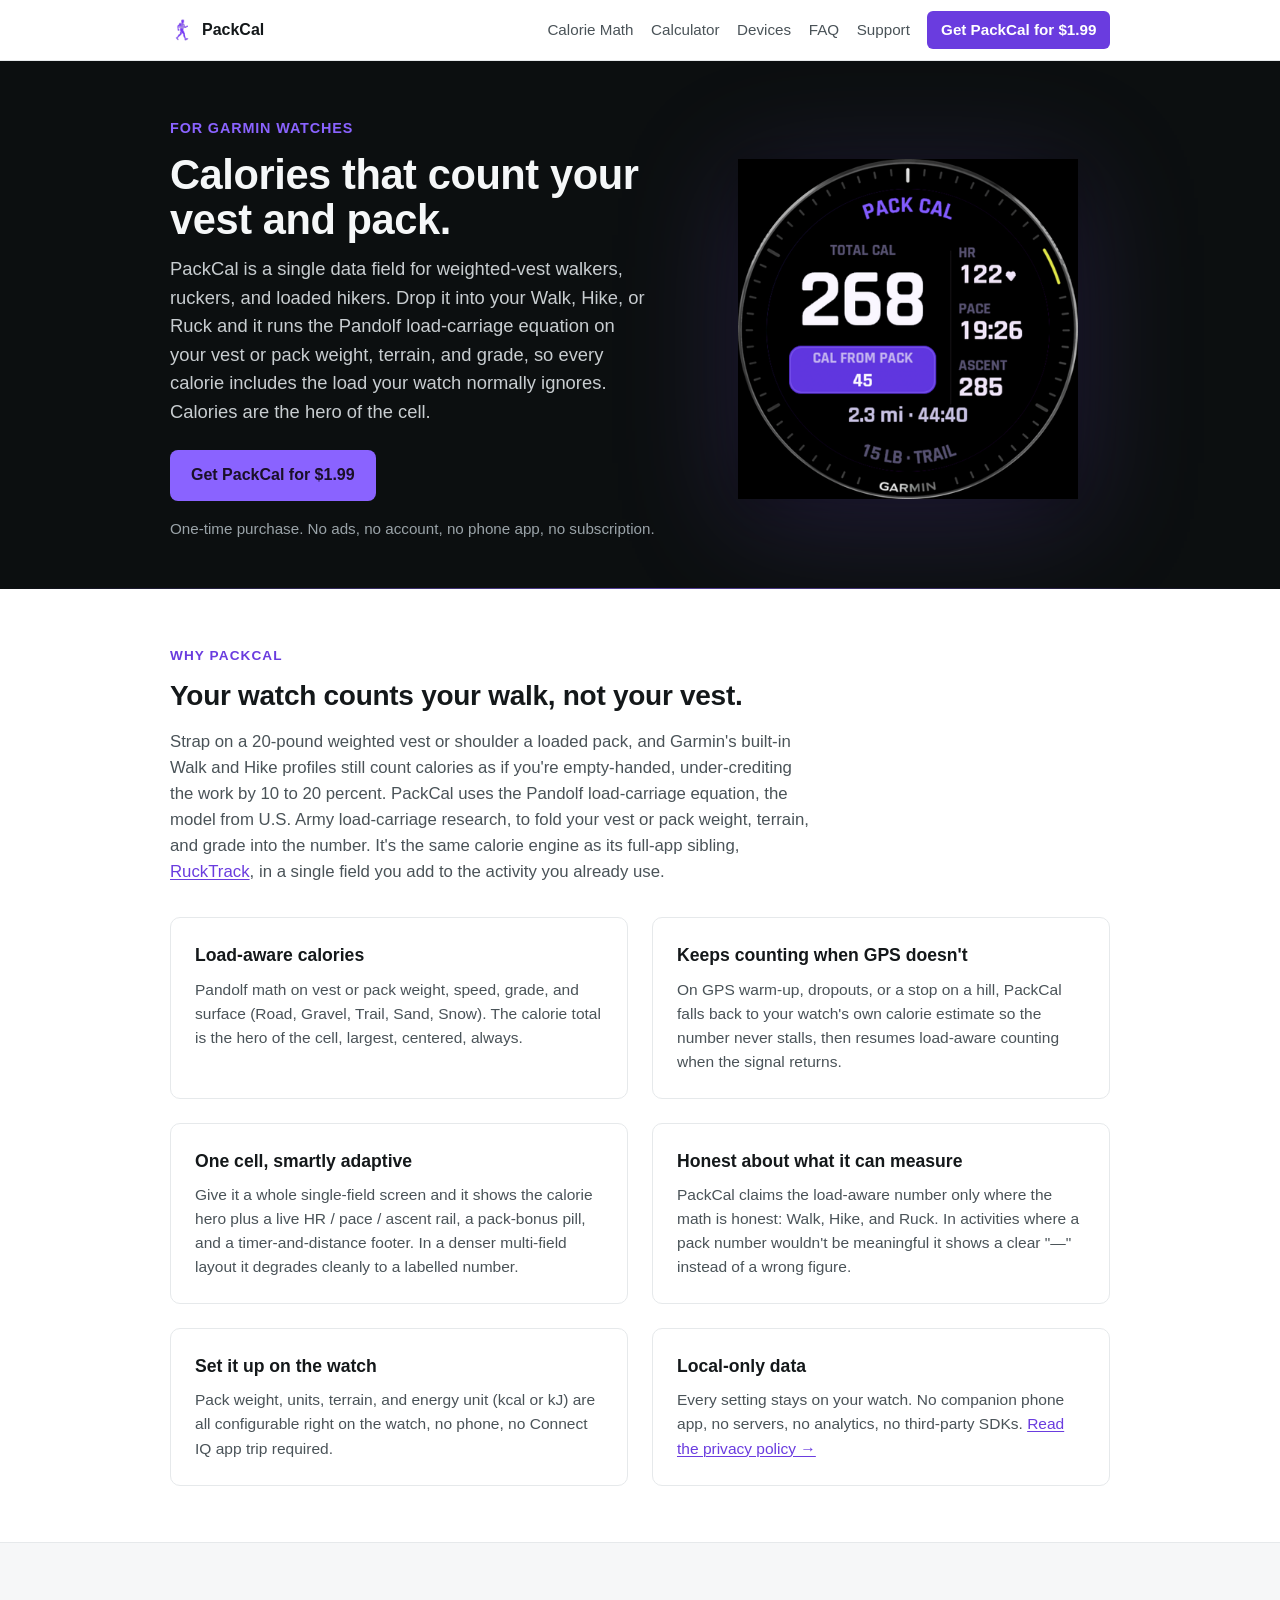
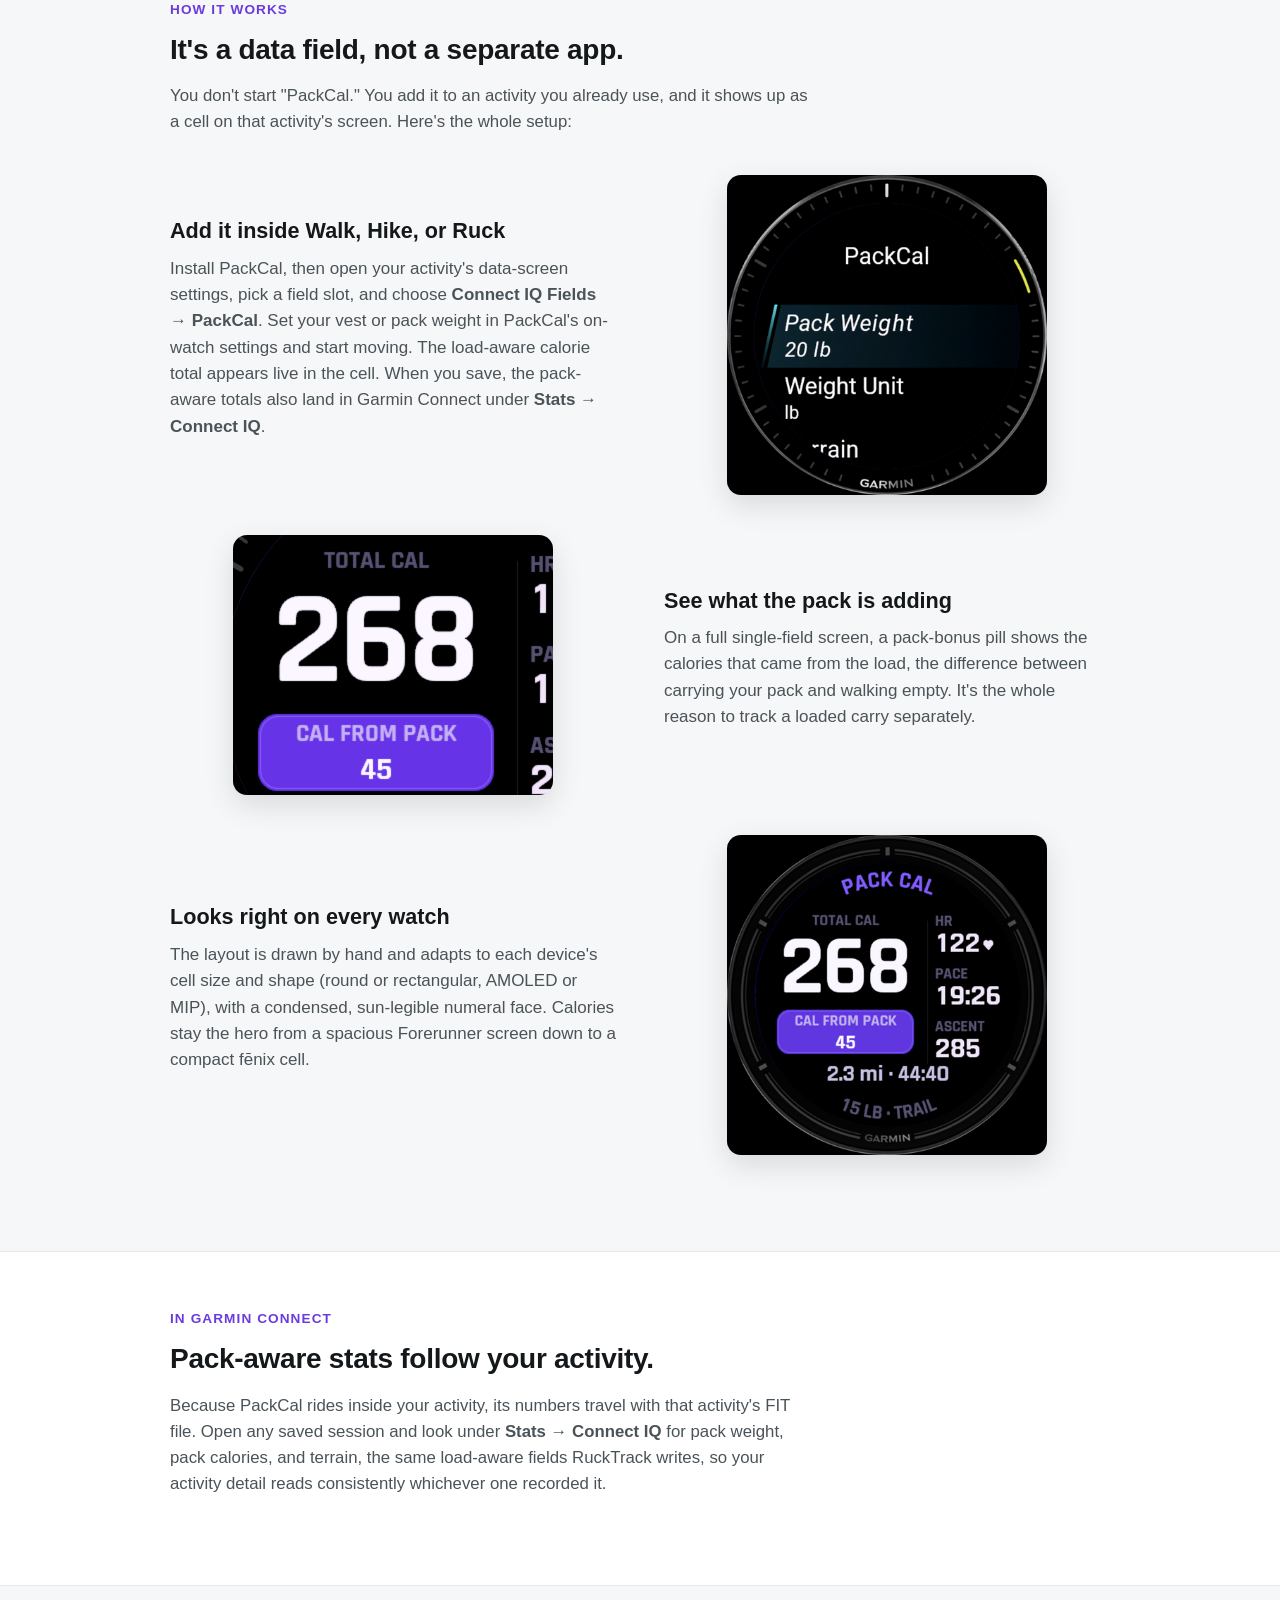
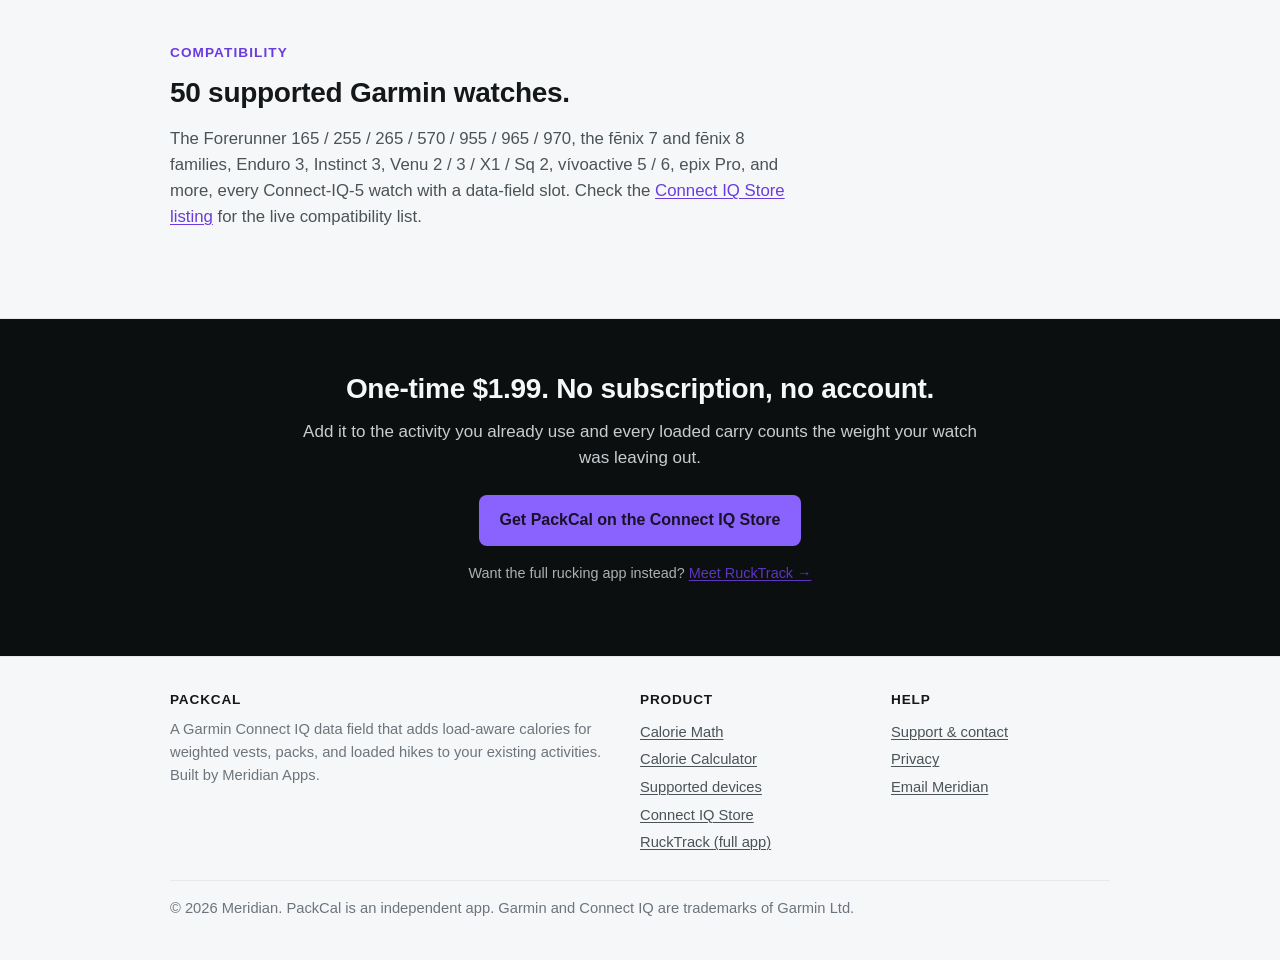
<file: index.html>
<!DOCTYPE html>
<html lang="en">
<head>
<meta charset="utf-8">
<meta name="viewport" content="width=device-width,initial-scale=1">
<title>PackCal — Weighted-vest and pack calories in one Garmin data field</title>
<meta name="description" content="PackCal is a Garmin Connect IQ data field that adds weighted-vest and pack calories to your Walk, Hike, or Ruck. Pandolf load-carriage math, calories as the hero of the cell, FIT export. $1.99 on the Connect IQ Store.">
<link rel="canonical" href="https://meridian-apps.github.io/packcal-docs/">
<meta property="og:type" content="website">
<meta property="og:title" content="PackCal — Weighted-vest and pack calories in one Garmin data field">
<meta property="og:description" content="Weighted-vest and pack calories via the Pandolf equation, dropped into your existing Walk or Hike. $1.99 on the Connect IQ Store.">
<meta property="og:url" content="https://meridian-apps.github.io/packcal-docs/">
<meta property="og:image" content="https://meridian-apps.github.io/packcal-docs/og-image.png">
<meta name="twitter:card" content="summary_large_image">
<meta name="twitter:title" content="PackCal — Weighted-vest and pack calories in one Garmin data field">
<meta name="twitter:description" content="Weighted-vest and pack calories via the Pandolf equation, dropped into your existing Walk or Hike.">
<meta name="twitter:image" content="https://meridian-apps.github.io/packcal-docs/og-image.png">
<link rel="icon" type="image/png" href="icon.png">
<link rel="stylesheet" href="style.css">
<script type="application/ld+json">
{
  "@context": "https://schema.org",
  "@type": "SoftwareApplication",
  "name": "PackCal",
  "applicationCategory": "HealthApplication",
  "applicationSubCategory": "Fitness",
  "operatingSystem": "Garmin Connect IQ",
  "description": "A Garmin Connect IQ data field that adds load-aware calories (weighted vest, pack, loaded hike) to your existing activities via the Pandolf equation. Calories as the hero of the cell, FIT export, on-watch settings.",
  "url": "https://meridian-apps.github.io/packcal-docs/",
  "downloadUrl": "https://apps.garmin.com/apps/809c953d-9547-49d3-9949-c27ad3a5c218",
  "image": "https://meridian-apps.github.io/packcal-docs/og-image.png",
  "offers": {
    "@type": "Offer",
    "price": "1.99",
    "priceCurrency": "USD"
  },
  "publisher": {
    "@type": "Organization",
    "name": "Meridian",
    "url": "https://meridian-apps.github.io/packcal-docs/"
  }
}
</script>
</head>
<body>

<nav class="topnav">
  <div class="topnav-inner">
    <a class="topnav-brand" href="./"><img src="icon.png" alt=""> PackCal</a>
    <div class="topnav-links">
      <a href="calorie-math.html">Calorie Math</a>
      <a href="calculator.html">Calculator</a>
      <a href="devices.html">Devices</a>
      <a href="faq.html">FAQ</a>
      <a href="support.html">Support</a>
      <a class="topnav-cta" href="https://apps.garmin.com/apps/809c953d-9547-49d3-9949-c27ad3a5c218">Get PackCal for $1.99</a>
    </div>
  </div>
</nav>

<header class="hero">
  <div class="hero-inner">
    <div>
      <p class="hero-tag">For Garmin watches</p>
      <h1>Calories that count your vest and pack.</h1>
      <p class="hero-lede">PackCal is a single data field for weighted-vest walkers, ruckers, and loaded hikers. Drop it into your Walk, Hike, or Ruck and it runs the Pandolf load-carriage equation on your vest or pack weight, terrain, and grade, so every calorie includes the load your watch normally ignores. Calories are the hero of the cell.</p>
      <div class="hero-ctas">
        <a class="btn btn-primary" href="https://apps.garmin.com/apps/809c953d-9547-49d3-9949-c27ad3a5c218">Get PackCal for $1.99</a>
      </div>
      <p class="hero-price">One-time purchase. No ads, no account, no phone app, no subscription.</p>
    </div>
    <div class="hero-shot">
      <img src="assets/screenshots/1-hero-15lb-trail.png" alt="PackCal single-field screen: a large calorie total with a live HR / pace / ascent rail and a pack-bonus pill, on a 15 lb Trail ruck">
    </div>
  </div>
</header>

<section>
  <div class="wrap">
    <p class="eyebrow">Why PackCal</p>
    <h2>Your watch counts your walk, not your vest.</h2>
    <p class="section-lede">Strap on a 20-pound weighted vest or shoulder a loaded pack, and Garmin's built-in Walk and Hike profiles still count calories as if you're empty-handed, under-crediting the work by 10 to 20 percent. PackCal uses the Pandolf load-carriage equation, the model from U.S. Army load-carriage research, to fold your vest or pack weight, terrain, and grade into the number. It's the same calorie engine as its full-app sibling, <a href="https://meridian-apps.github.io/rucktrack-docs/">RuckTrack</a>, in a single field you add to the activity you already use.</p>

    <div class="feature-grid">
      <div class="feature-card">
        <h3>Load-aware calories</h3>
        <p>Pandolf math on vest or pack weight, speed, grade, and surface (Road, Gravel, Trail, Sand, Snow). The calorie total is the hero of the cell, largest, centered, always.</p>
      </div>
      <div class="feature-card">
        <h3>Keeps counting when GPS doesn't</h3>
        <p>On GPS warm-up, dropouts, or a stop on a hill, PackCal falls back to your watch's own calorie estimate so the number never stalls, then resumes load-aware counting when the signal returns.</p>
      </div>
      <div class="feature-card">
        <h3>One cell, smartly adaptive</h3>
        <p>Give it a whole single-field screen and it shows the calorie hero plus a live HR / pace / ascent rail, a pack-bonus pill, and a timer-and-distance footer. In a denser multi-field layout it degrades cleanly to a labelled number.</p>
      </div>
      <div class="feature-card">
        <h3>Honest about what it can measure</h3>
        <p>PackCal claims the load-aware number only where the math is honest: Walk, Hike, and Ruck. In activities where a pack number wouldn't be meaningful it shows a clear "&mdash;" instead of a wrong figure.</p>
      </div>
      <div class="feature-card">
        <h3>Set it up on the watch</h3>
        <p>Pack weight, units, terrain, and energy unit (kcal or kJ) are all configurable right on the watch, no phone, no Connect IQ app trip required.</p>
      </div>
      <div class="feature-card">
        <h3>Local-only data</h3>
        <p>Every setting stays on your watch. No companion phone app, no servers, no analytics, no third-party SDKs. <a href="privacy.html">Read the privacy policy &rarr;</a></p>
      </div>
    </div>
  </div>
</section>

<section class="alt">
  <div class="wrap">
    <p class="eyebrow">How it works</p>
    <h2>It's a data field, not a separate app.</h2>
    <p class="section-lede">You don't start "PackCal." You add it to an activity you already use, and it shows up as a cell on that activity's screen. Here's the whole setup:</p>

    <div class="row">
      <div class="row-text">
        <h3>Add it inside Walk, Hike, or Ruck</h3>
        <p>Install PackCal, then open your activity's data-screen settings, pick a field slot, and choose <strong>Connect IQ Fields &rarr; PackCal</strong>. Set your vest or pack weight in PackCal's on-watch settings and start moving. The load-aware calorie total appears live in the cell. When you save, the pack-aware totals also land in Garmin Connect under <strong>Stats &rarr; Connect IQ</strong>.</p>
      </div>
      <div class="row-shot">
        <img src="assets/screenshots/3-on-watch-settings.png" alt="PackCal on-watch settings: pack weight, units, terrain, all editable on the watch">
      </div>
    </div>

    <div class="row reverse">
      <div class="row-text">
        <h3>See what the pack is adding</h3>
        <p>On a full single-field screen, a pack-bonus pill shows the calories that came from the load, the difference between carrying your pack and walking empty. It's the whole reason to track a loaded carry separately.</p>
      </div>
      <div class="row-shot">
        <img src="assets/screenshots/2-pack-added-crop.png" alt="PackCal pack-bonus pill showing calories added by the pack">
      </div>
    </div>

    <div class="row">
      <div class="row-text">
        <h3>Looks right on every watch</h3>
        <p>The layout is drawn by hand and adapts to each device's cell size and shape (round or rectangular, AMOLED or MIP), with a condensed, sun-legible numeral face. Calories stay the hero from a spacious Forerunner screen down to a compact fēnix cell.</p>
      </div>
      <div class="row-shot">
        <img src="assets/screenshots/5-epix-pro.png" alt="PackCal rendered on an epix Pro, showing the adaptive layout">
      </div>
    </div>
  </div>
</section>

<section>
  <div class="wrap">
    <p class="eyebrow">In Garmin Connect</p>
    <h2>Pack-aware stats follow your activity.</h2>
    <p class="section-lede">Because PackCal rides inside your activity, its numbers travel with that activity's FIT file. Open any saved session and look under <strong>Stats &rarr; Connect IQ</strong> for pack weight, pack calories, and terrain, the same load-aware fields RuckTrack writes, so your activity detail reads consistently whichever one recorded it.</p>
  </div>
</section>

<section class="alt">
  <div class="wrap">
    <p class="eyebrow">Compatibility</p>
    <h2>50 supported Garmin watches.</h2>
    <p class="section-lede">The Forerunner 165 / 255 / 265 / 570 / 955 / 965 / 970, the fēnix 7 and fēnix 8 families, Enduro 3, Instinct 3, Venu 2 / 3 / X1 / Sq 2, vívoactive 5 / 6, epix Pro, and more, every Connect-IQ-5 watch with a data-field slot. Check the <a href="https://apps.garmin.com/apps/809c953d-9547-49d3-9949-c27ad3a5c218">Connect IQ Store listing</a> for the live compatibility list.</p>
  </div>
</section>

<section class="cta-band">
  <div class="wrap-narrow">
    <h2>One-time $1.99. No subscription, no account.</h2>
    <p>Add it to the activity you already use and every loaded carry counts the weight your watch was leaving out.</p>
    <a class="btn btn-primary" href="https://apps.garmin.com/apps/809c953d-9547-49d3-9949-c27ad3a5c218">Get PackCal on the Connect IQ Store</a>
    <p style="margin-top: 1rem; font-size: 0.9rem; opacity: 0.85;">Want the full rucking app instead? <a href="https://meridian-apps.github.io/rucktrack-docs/">Meet RuckTrack &rarr;</a></p>
  </div>
</section>

<footer class="site-footer">
  <div class="wrap">
    <div class="footer-cols">
      <div>
        <h5>PackCal</h5>
        <p>A Garmin Connect IQ data field that adds load-aware calories for weighted vests, packs, and loaded hikes to your existing activities. Built by Meridian Apps.</p>
      </div>
      <div>
        <h5>Product</h5>
        <ul>
          <li><a href="calorie-math.html">Calorie Math</a></li>
          <li><a href="calculator.html">Calorie Calculator</a></li>
          <li><a href="devices.html">Supported devices</a></li>
          <li><a href="https://apps.garmin.com/apps/809c953d-9547-49d3-9949-c27ad3a5c218">Connect IQ Store</a></li>
          <li><a href="https://meridian-apps.github.io/rucktrack-docs/">RuckTrack (full app)</a></li>
        </ul>
      </div>
      <div>
        <h5>Help</h5>
        <ul>
          <li><a href="support.html">Support &amp; contact</a></li>
          <li><a href="privacy.html">Privacy</a></li>
          <li><a href="mailto:garmin.lanam+packcal@gmail.com">Email Meridian</a></li>
        </ul>
      </div>
    </div>
    <div class="footer-bottom">
      &copy; 2026 Meridian. PackCal is an independent app. Garmin and Connect IQ are trademarks of Garmin Ltd.
    </div>
  </div>
</footer>

</body>
</html>
</file>
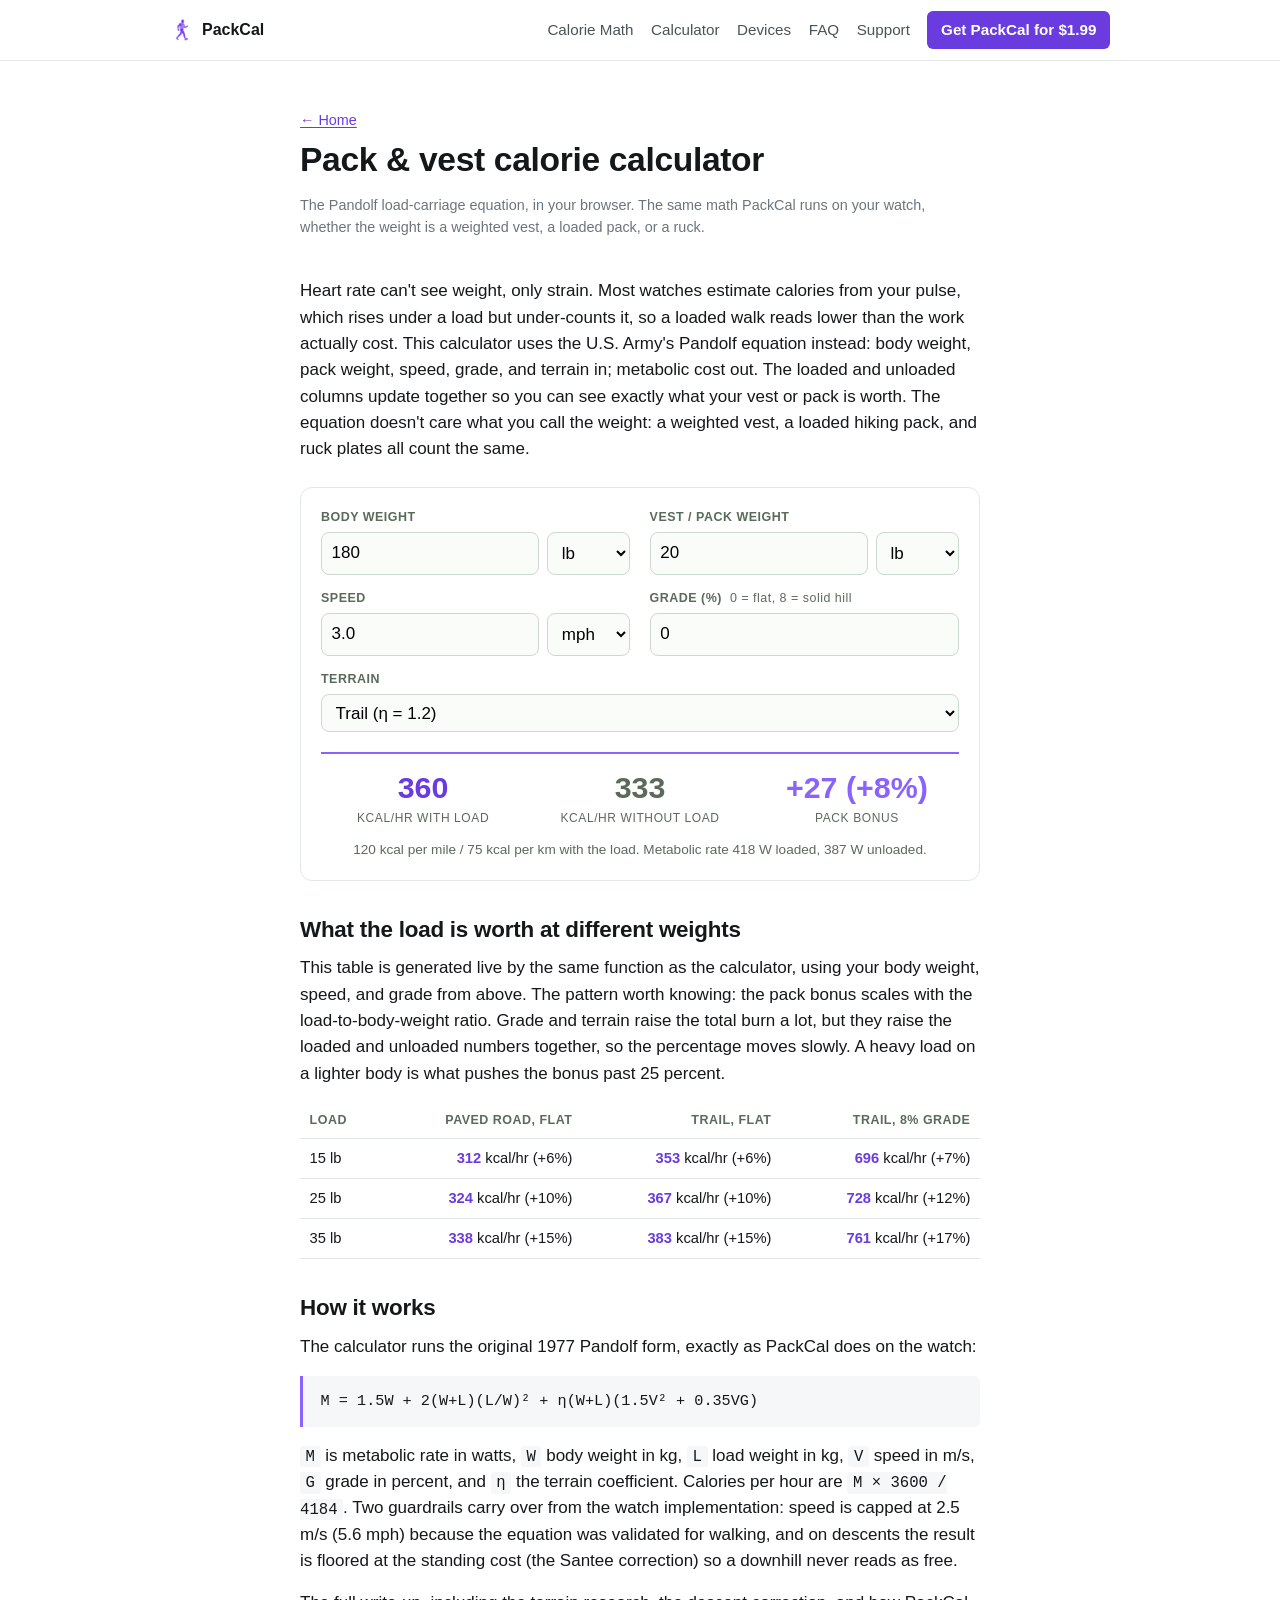
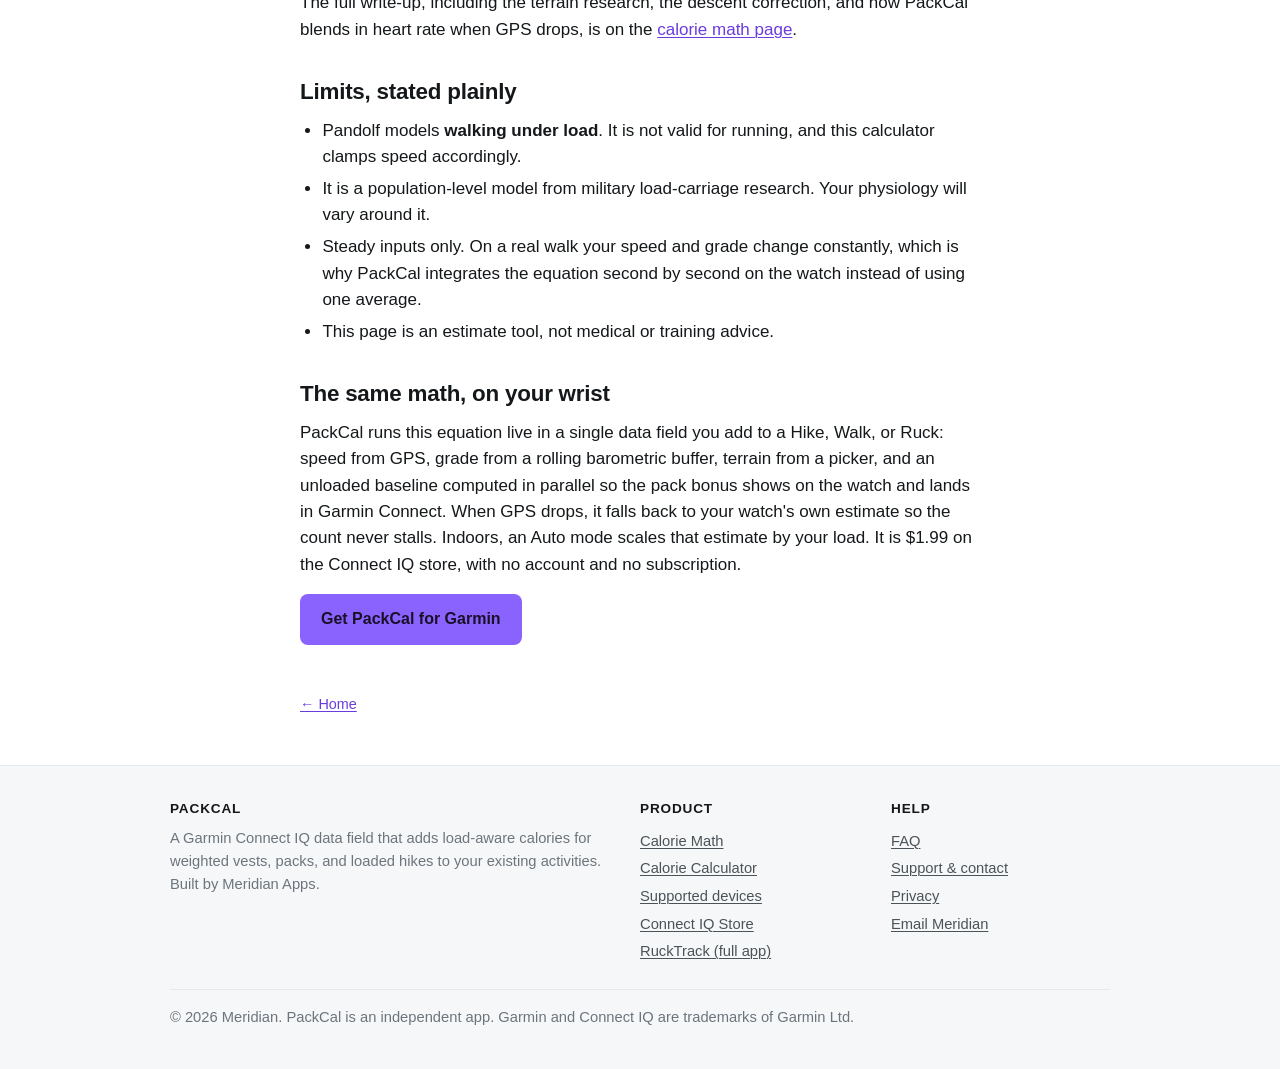
<file: calculator.html>
<!DOCTYPE html>
<html lang="en">
<head>
<meta charset="utf-8">
<meta name="viewport" content="width=device-width,initial-scale=1">
<title>Pack &amp; Vest Calorie Calculator (Pandolf Equation) — PackCal</title>
<meta name="description" content="Free calorie calculator for weighted-vest walks, loaded packs, and rucks, using the U.S. Army Pandolf equation. Body weight, pack weight, speed, grade, and terrain in; calories per hour out, loaded vs unloaded.">
<link rel="canonical" href="https://meridian-apps.github.io/packcal-docs/calculator.html">
<meta property="og:type" content="website">
<meta property="og:title" content="Pack &amp; Vest Calorie Calculator (Pandolf Equation)">
<meta property="og:description" content="Calories per hour for a loaded carry vs an unloaded walk, computed with the U.S. Army Pandolf equation. Works for weighted vests, loaded packs, and rucks.">
<meta property="og:url" content="https://meridian-apps.github.io/packcal-docs/calculator.html">
<meta property="og:image" content="https://meridian-apps.github.io/packcal-docs/og-image.png">
<meta name="twitter:card" content="summary_large_image">
<meta name="twitter:title" content="Pack &amp; Vest Calorie Calculator (Pandolf Equation)">
<meta name="twitter:description" content="Calories per hour for a loaded carry vs an unloaded walk: weighted vests, loaded packs, and rucks.">
<meta name="twitter:image" content="https://meridian-apps.github.io/packcal-docs/og-image.png">
<link rel="icon" type="image/png" href="icon.png">
<link rel="stylesheet" href="style.css">
<script type="application/ld+json">
{
  "@context": "https://schema.org",
  "@type": "WebApplication",
  "name": "Pack & Vest Calorie Calculator",
  "url": "https://meridian-apps.github.io/packcal-docs/calculator.html",
  "applicationCategory": "HealthApplication",
  "operatingSystem": "Any (web browser)",
  "offers": { "@type": "Offer", "price": "0", "priceCurrency": "USD" },
  "description": "Calorie calculator for weighted-vest walks, loaded packs, and rucks, based on the U.S. Army Pandolf load-carriage equation. Body weight, pack weight, speed, grade, and terrain in; calories per hour out, loaded vs unloaded.",
  "publisher": { "@type": "Organization", "name": "Meridian Apps" }
}
</script>
<style>
.calc { background: #fff; border: 1px solid #e2e8e2; border-radius: 12px; padding: 1.25rem; margin: 1.5rem 0; }
.calc-grid { display: grid; grid-template-columns: 1fr 1fr; gap: 0.9rem 1.2rem; }
@media (max-width: 560px) { .calc-grid { grid-template-columns: 1fr; } }
.calc label { display: block; font-size: 0.78rem; font-weight: 600; letter-spacing: 0.04em; text-transform: uppercase; color: #5a6b5a; margin-bottom: 0.3rem; }
.calc .inrow { display: flex; gap: 0.5rem; }
.calc input[type=number], .calc select { font: inherit; padding: 0.45rem 0.6rem; border: 1px solid #cfd8cf; border-radius: 8px; width: 100%; background: #fafcfa; }
.calc input[type=number]:focus, .calc select:focus { outline: 2px solid var(--brand-glow); border-color: var(--brand-glow); }
.calc .unit { flex: 0 0 5.2rem; }
.calc-results { margin-top: 1.25rem; padding-top: 1.1rem; border-top: 2px solid var(--brand-glow); display: grid; grid-template-columns: repeat(3, 1fr); gap: 0.8rem; text-align: center; }
@media (max-width: 560px) { .calc-results { grid-template-columns: 1fr; } }
.calc-results .num { font-size: 1.9rem; font-weight: 700; color: var(--brand); line-height: 1.1; }
.calc-results .num.bonus { color: var(--brand-glow); }
.calc-results .lbl { font-size: 0.75rem; letter-spacing: 0.05em; text-transform: uppercase; color: #5a6b5a; margin-top: 0.25rem; }
.calc-sub { text-align: center; font-size: 0.85rem; color: #5a6b5a; margin-top: 0.7rem; }
.calc-note { font-size: 0.8rem; color: #8a6d1f; background: #fdf6e3; border-radius: 8px; padding: 0.45rem 0.7rem; margin-top: 0.8rem; display: none; }
table.scen { width: 100%; border-collapse: collapse; margin: 1rem 0; font-size: 0.92rem; }
table.scen th, table.scen td { padding: 0.5rem 0.6rem; border-bottom: 1px solid #e2e8e2; text-align: right; }
table.scen th:first-child, table.scen td:first-child { text-align: left; }
table.scen thead th { font-size: 0.78rem; letter-spacing: 0.04em; text-transform: uppercase; color: #5a6b5a; }
table.scen td b { color: var(--brand); }
</style>
</head>
<body>

<nav class="topnav">
  <div class="topnav-inner">
    <a class="topnav-brand" href="./"><img src="icon.png" alt=""> PackCal</a>
    <div class="topnav-links">
      <a href="calorie-math.html">Calorie Math</a>
      <a href="calculator.html">Calculator</a>
      <a href="devices.html">Devices</a>
      <a href="faq.html">FAQ</a>
      <a href="support.html">Support</a>
      <a class="topnav-cta" href="https://apps.garmin.com/apps/809c953d-9547-49d3-9949-c27ad3a5c218">Get PackCal for $1.99</a>
    </div>
  </div>
</nav>

<div class="wrap-narrow content-page">
<div class="page-head">
<p class="back"><a href="./">&larr; Home</a></p>
<h1>Pack &amp; vest calorie calculator</h1>
<p class="updated">The Pandolf load-carriage equation, in your browser. The same math PackCal runs on your watch, whether the weight is a weighted vest, a loaded pack, or a ruck.</p>
</div>

<p>Heart rate can't see weight, only strain. Most watches estimate calories from your pulse, which rises under a load but under-counts it, so a loaded walk reads lower than the work actually cost. This calculator uses the U.S. Army's Pandolf equation instead: body weight, pack weight, speed, grade, and terrain in; metabolic cost out. The loaded and unloaded columns update together so you can see exactly what your vest or pack is worth. The equation doesn't care what you call the weight: a weighted vest, a loaded hiking pack, and ruck plates all count the same.</p>

<div class="calc" id="calc">
  <div class="calc-grid">
    <div>
      <label for="bw">Body weight</label>
      <div class="inrow">
        <input type="number" id="bw" value="180" min="60" max="660" step="1">
        <select id="bwu" class="unit"><option value="lb" selected>lb</option><option value="kg">kg</option></select>
      </div>
    </div>
    <div>
      <label for="pw">Vest / pack weight</label>
      <div class="inrow">
        <input type="number" id="pw" value="20" min="0" max="220" step="1">
        <select id="pwu" class="unit"><option value="lb" selected>lb</option><option value="kg">kg</option></select>
      </div>
    </div>
    <div>
      <label for="sp">Speed</label>
      <div class="inrow">
        <input type="number" id="sp" value="3.0" min="0.5" max="6" step="0.1">
        <select id="spu" class="unit"><option value="mph" selected>mph</option><option value="kmh">km/h</option></select>
      </div>
    </div>
    <div>
      <label for="gr">Grade (%) <span style="font-weight:400;text-transform:none">&nbsp;0 = flat, 8 = solid hill</span></label>
      <input type="number" id="gr" value="0" min="-20" max="20" step="1">
    </div>
    <div style="grid-column: 1 / -1;">
      <label for="tr">Terrain</label>
      <select id="tr">
        <option value="1.0">Paved road (&eta; = 1.0)</option>
        <option value="1.05">Gravel / dirt road (&eta; = 1.05)</option>
        <option value="1.2" selected>Trail (&eta; = 1.2)</option>
        <option value="1.5">Sand (&eta; = 1.5)</option>
        <option value="2.5">Soft snow (&eta; = 2.5)</option>
      </select>
    </div>
  </div>

  <div class="calc-results">
    <div><div class="num" id="rLoaded">&ndash;</div><div class="lbl">kcal/hr with load</div></div>
    <div><div class="num" id="rUnloaded" style="color:#5a6b5a">&ndash;</div><div class="lbl">kcal/hr without load</div></div>
    <div><div class="num bonus" id="rBonus">&ndash;</div><div class="lbl">pack bonus</div></div>
  </div>
  <div class="calc-sub" id="rSub"></div>
  <div class="calc-note" id="rNote"></div>
</div>

<h2>What the load is worth at different weights</h2>
<p>This table is generated live by the same function as the calculator, using your body weight, speed, and grade from above. The pattern worth knowing: the pack bonus scales with the load-to-body-weight ratio. Grade and terrain raise the total burn a lot, but they raise the loaded and unloaded numbers together, so the percentage moves slowly. A heavy load on a lighter body is what pushes the bonus past 25 percent.</p>

<table class="scen" id="scenTable">
  <thead></thead>
  <tbody></tbody>
</table>

<h2>How it works</h2>
<p>The calculator runs the original 1977 Pandolf form, exactly as PackCal does on the watch:</p>
<div class="formula">
M = 1.5W + 2(W+L)(L/W)&sup2; + &eta;(W+L)(1.5V&sup2; + 0.35VG)
</div>
<p><code>M</code> is metabolic rate in watts, <code>W</code> body weight in kg, <code>L</code> load weight in kg, <code>V</code> speed in m/s, <code>G</code> grade in percent, and <code>&eta;</code> the terrain coefficient. Calories per hour are <code>M &times; 3600 / 4184</code>. Two guardrails carry over from the watch implementation: speed is capped at 2.5 m/s (5.6 mph) because the equation was validated for walking, and on descents the result is floored at the standing cost (the Santee correction) so a downhill never reads as free.</p>
<p>The full write-up, including the terrain research, the descent correction, and how PackCal blends in heart rate when GPS drops, is on the <a href="calorie-math.html">calorie math page</a>.</p>

<h2>Limits, stated plainly</h2>
<ul>
  <li>Pandolf models <strong>walking under load</strong>. It is not valid for running, and this calculator clamps speed accordingly.</li>
  <li>It is a population-level model from military load-carriage research. Your physiology will vary around it.</li>
  <li>Steady inputs only. On a real walk your speed and grade change constantly, which is why PackCal integrates the equation second by second on the watch instead of using one average.</li>
  <li>This page is an estimate tool, not medical or training advice.</li>
</ul>

<h2>The same math, on your wrist</h2>
<p>PackCal runs this equation live in a single data field you add to a Hike, Walk, or Ruck: speed from GPS, grade from a rolling barometric buffer, terrain from a picker, and an unloaded baseline computed in parallel so the pack bonus shows on the watch and lands in Garmin Connect. When GPS drops, it falls back to your watch's own estimate so the count never stalls. Indoors, an Auto mode scales that estimate by your load. It is $1.99 on the Connect IQ store, with no account and no subscription.</p>
<p><a class="btn btn-primary" href="https://apps.garmin.com/apps/809c953d-9547-49d3-9949-c27ad3a5c218">Get PackCal for Garmin</a></p>

<p class="back" style="margin-top: 2rem;"><a href="./">&larr; Home</a></p>

</div>

<footer class="site-footer">
  <div class="wrap">
    <div class="footer-cols">
      <div>
        <h5>PackCal</h5>
        <p>A Garmin Connect IQ data field that adds load-aware calories for weighted vests, packs, and loaded hikes to your existing activities. Built by Meridian Apps.</p>
      </div>
      <div>
        <h5>Product</h5>
        <ul>
          <li><a href="calorie-math.html">Calorie Math</a></li>
          <li><a href="calculator.html">Calorie Calculator</a></li>
          <li><a href="devices.html">Supported devices</a></li>
          <li><a href="https://apps.garmin.com/apps/809c953d-9547-49d3-9949-c27ad3a5c218">Connect IQ Store</a></li>
          <li><a href="https://meridian-apps.github.io/rucktrack-docs/">RuckTrack (full app)</a></li>
        </ul>
      </div>
      <div>
        <h5>Help</h5>
        <ul>
          <li><a href="faq.html">FAQ</a></li>
          <li><a href="support.html">Support &amp; contact</a></li>
          <li><a href="privacy.html">Privacy</a></li>
          <li><a href="mailto:garmin.lanam+packcal@gmail.com">Email Meridian</a></li>
        </ul>
      </div>
    </div>
    <div class="footer-bottom">
      &copy; 2026 Meridian. PackCal is an independent app. Garmin and Connect IQ are trademarks of Garmin Ltd.
    </div>
  </div>
</footer>

<script>
(function () {
  "use strict";
  var LB = 0.45359237, MPH = 0.44704, KCAL = 3600 / 4184, CAP = 2.5;

  // Mirrors PandolfMath.computePandolfWatts on the watch, including the
  // 2.5 m/s walking cap and the Santee descent floor.
  function pandolfWatts(w, l, v, g, eta) {
    var vc = Math.min(v, CAP);
    var m = 1.5 * w
          + 2 * (w + l) * (l / w) * (l / w)
          + eta * (w + l) * (1.5 * vc * vc + 0.35 * vc * g);
    var floor = 1.5 * w;
    if (g < 0 && m < floor) { m = floor; }
    return m;
  }

  function $(id) { return document.getElementById(id); }
  function val(id) { return parseFloat($(id).value); }

  function readInputs() {
    var bw = val("bw"), pw = val("pw"), sp = val("sp"), gr = val("gr");
    if (!(bw > 0) || !(pw >= 0) || !(sp > 0) || isNaN(gr)) { return null; }
    return {
      wKg: $("bwu").value === "lb" ? bw * LB : bw,
      lKg: $("pwu").value === "lb" ? pw * LB : pw,
      vMs: $("spu").value === "mph" ? sp * MPH : sp / 3.6,
      g: gr,
      eta: parseFloat($("tr").value)
    };
  }

  function update() {
    var i = readInputs();
    if (!i) { return; }
    var mL = pandolfWatts(i.wKg, i.lKg, i.vMs, i.g, i.eta);
    var mU = pandolfWatts(i.wKg, 0, i.vMs, i.g, i.eta);
    var hL = mL * KCAL, hU = mU * KCAL;
    var bonusK = hL - hU;
    var bonusP = hU > 0 ? (bonusK / hU) * 100 : 0;

    $("rLoaded").textContent = Math.round(hL);
    $("rUnloaded").textContent = Math.round(hU);
    $("rBonus").textContent = "+" + Math.round(bonusK) + " (+" + bonusP.toFixed(0) + "%)";

    var vEff = Math.min(i.vMs, CAP);
    var perMile = hL / (vEff / MPH);
    var perKm = hL / (vEff * 3.6);
    $("rSub").textContent = Math.round(perMile) + " kcal per mile / " + Math.round(perKm) +
      " kcal per km with the load. Metabolic rate " + Math.round(mL) + " W loaded, " + Math.round(mU) + " W unloaded.";

    var notes = [];
    if (i.vMs > CAP) {
      notes.push("Speed capped at 2.5 m/s (5.6 mph / 9.0 km/h): Pandolf is validated for walking, so faster inputs are clamped, exactly as on the watch.");
    }
    var vc = Math.min(i.vMs, CAP);
    var rawL = 1.5 * i.wKg + 2 * (i.wKg + i.lKg) * (i.lKg / i.wKg) * (i.lKg / i.wKg)
             + i.eta * (i.wKg + i.lKg) * (1.5 * vc * vc + 0.35 * vc * i.g);
    if (i.g < 0 && rawL < 1.5 * i.wKg) {
      notes.push("Descent floor active: the raw equation went below standing cost, so the result is floored at 1.5W (the Santee correction).");
    }
    $("rNote").style.display = notes.length ? "block" : "none";
    $("rNote").textContent = notes.join(" ");

    renderTable(i);
  }

  function renderTable(i) {
    var loadsLb = [15, 25, 35];
    var cols = [{ eta: 1.0, g: 0, h: "Paved road, flat" }, { eta: 1.2, g: 0, h: "Trail, flat" }, { eta: 1.2, g: 8, h: "Trail, 8% grade" }];
    var th = $("scenTable").tHead;
    th.innerHTML = "<tr><th>Load</th>" + cols.map(function (c) { return "<th>" + c.h + "</th>"; }).join("") + "</tr>";
    var tb = $("scenTable").tBodies[0];
    tb.innerHTML = "";
    loadsLb.forEach(function (lb) {
      var lKg = lb * LB;
      var tr = document.createElement("tr");
      var cells = ["<td>" + lb + " lb</td>"];
      cols.forEach(function (c) {
        var lo = pandolfWatts(i.wKg, lKg, i.vMs, c.g, c.eta) * KCAL;
        var un = pandolfWatts(i.wKg, 0, i.vMs, c.g, c.eta) * KCAL;
        var pct = un > 0 ? ((lo - un) / un) * 100 : 0;
        cells.push("<td><b>" + Math.round(lo) + "</b> kcal/hr (+" + pct.toFixed(0) + "%)</td>");
      });
      tr.innerHTML = cells.join("");
      tb.appendChild(tr);
    });
  }

  ["bw", "bwu", "pw", "pwu", "sp", "spu", "gr", "tr"].forEach(function (id) {
    $(id).addEventListener("input", update);
    $(id).addEventListener("change", update);
  });
  update();
})();
</script>

</body>
</html>
</file>
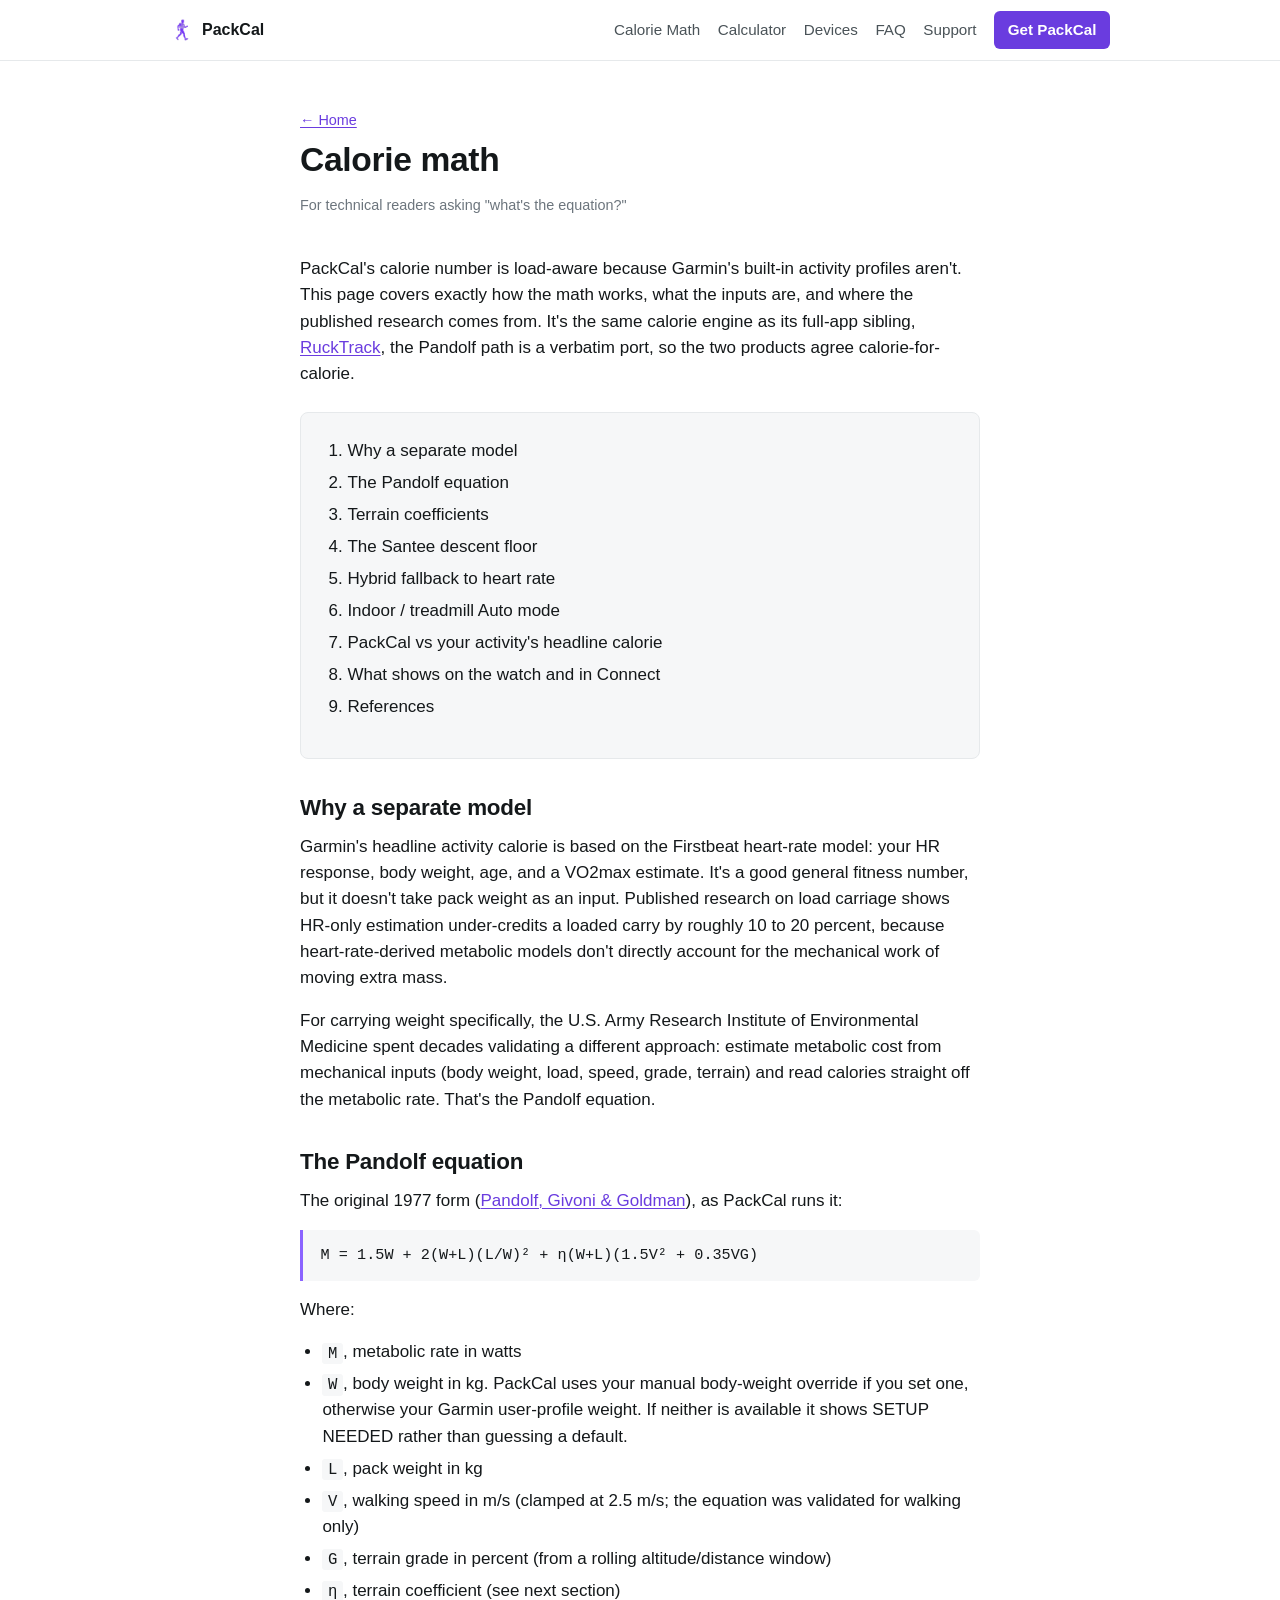
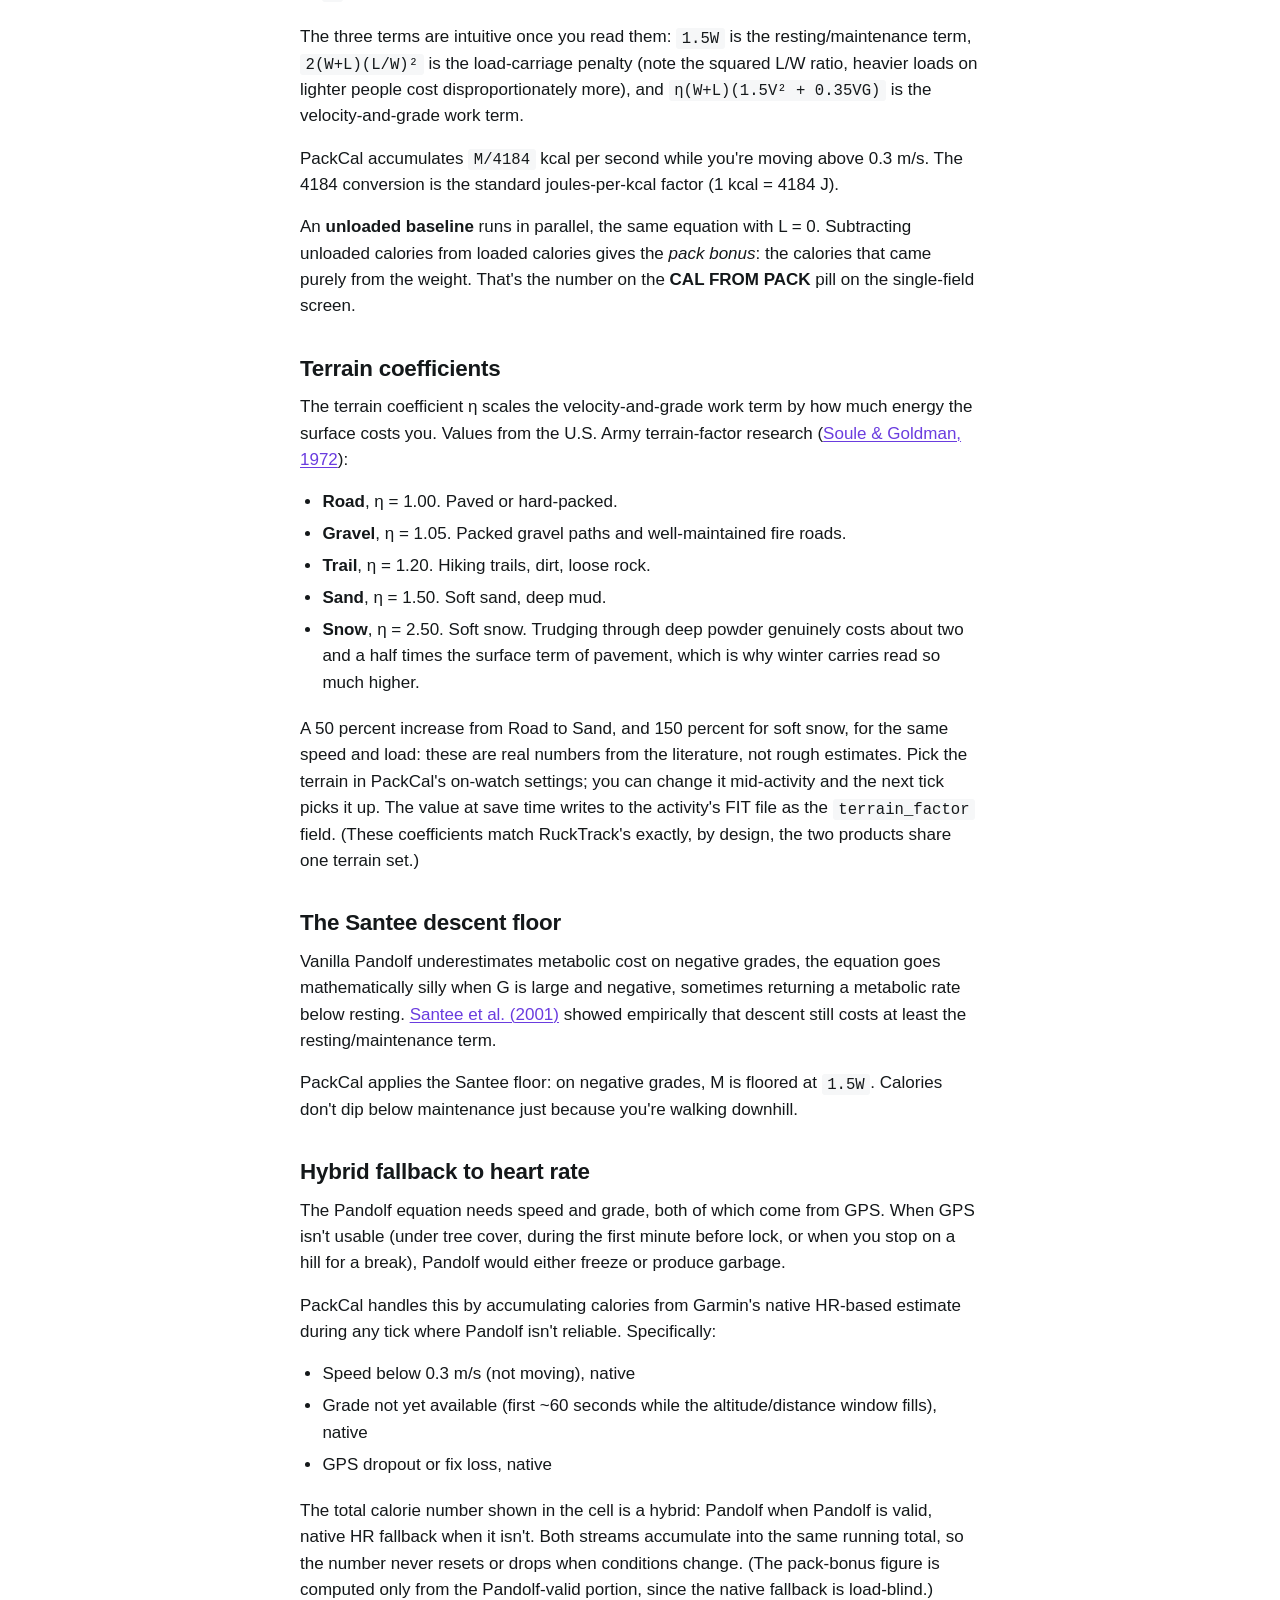
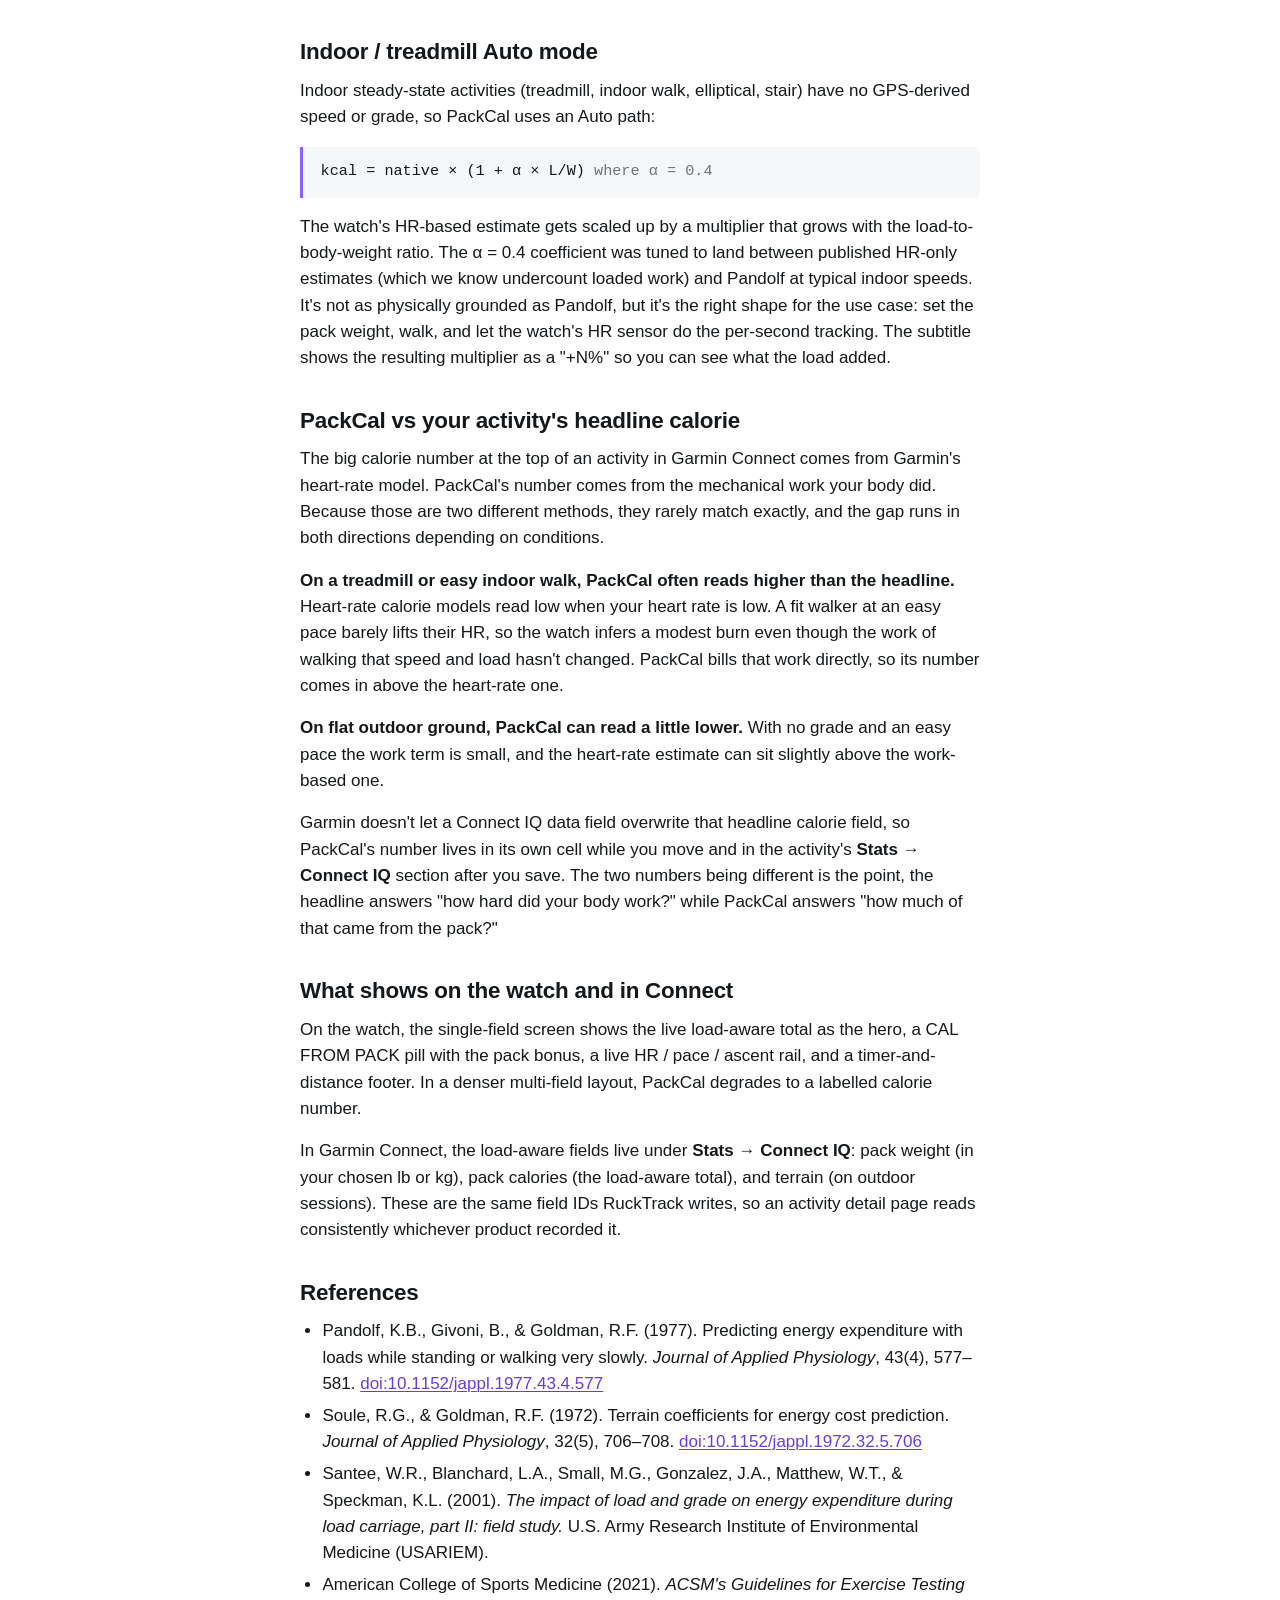
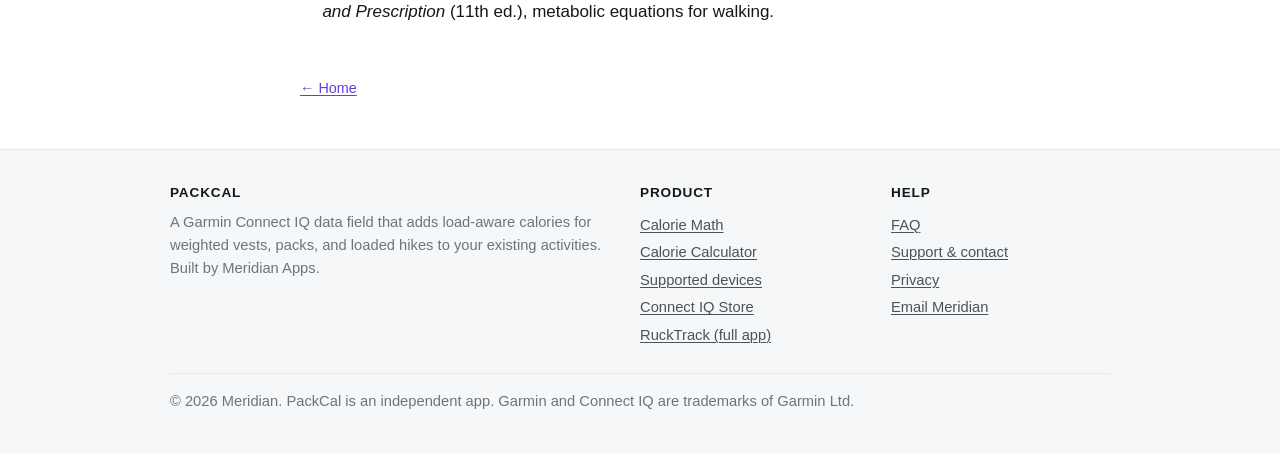
<file: calorie-math.html>
<!DOCTYPE html>
<html lang="en">
<head>
<meta charset="utf-8">
<meta name="viewport" content="width=device-width,initial-scale=1">
<title>Calorie Math — PackCal</title>
<meta name="description" content="How PackCal calculates load-aware calories: the Pandolf load-carriage equation, terrain coefficients, the Santee descent floor, the HR-based hybrid fallback, and the indoor Auto multiplier.">
<link rel="canonical" href="https://meridian-apps.github.io/packcal-docs/calorie-math.html">
<meta property="og:type" content="article">
<meta property="og:title" content="Calorie Math — PackCal">
<meta property="og:description" content="How PackCal calculates load-aware calories: the Pandolf load-carriage equation, terrain coefficients, the Santee descent floor, and the HR-based hybrid fallback.">
<meta property="og:url" content="https://meridian-apps.github.io/packcal-docs/calorie-math.html">
<meta property="og:image" content="https://meridian-apps.github.io/packcal-docs/og-image.png">
<meta name="twitter:card" content="summary_large_image">
<meta name="twitter:title" content="Calorie Math — PackCal">
<meta name="twitter:description" content="How PackCal calculates load-aware calories using the Pandolf load-carriage equation.">
<meta name="twitter:image" content="https://meridian-apps.github.io/packcal-docs/og-image.png">
<link rel="icon" type="image/png" href="icon.png">
<link rel="stylesheet" href="style.css">
</head>
<body>

<nav class="topnav">
  <div class="topnav-inner">
    <a class="topnav-brand" href="./"><img src="icon.png" alt=""> PackCal</a>
    <div class="topnav-links">
      <a href="calorie-math.html">Calorie Math</a>
      <a href="calculator.html">Calculator</a>
      <a href="devices.html">Devices</a>
      <a href="faq.html">FAQ</a>
      <a href="support.html">Support</a>
      <a class="topnav-cta" href="https://apps.garmin.com/apps/809c953d-9547-49d3-9949-c27ad3a5c218">Get PackCal</a>
    </div>
  </div>
</nav>

<div class="wrap-narrow content-page">
<div class="page-head">
<p class="back"><a href="./">&larr; Home</a></p>
<h1>Calorie math</h1>
<p class="updated">For technical readers asking "what's the equation?"</p>
</div>

<p>PackCal's calorie number is load-aware because Garmin's built-in activity profiles aren't. This page covers exactly how the math works, what the inputs are, and where the published research comes from. It's the same calorie engine as its full-app sibling, <a href="https://meridian-apps.github.io/rucktrack-docs/">RuckTrack</a>, the Pandolf path is a verbatim port, so the two products agree calorie-for-calorie.</p>

<div class="toc">
<ol>
  <li><a href="#why">Why a separate model</a></li>
  <li><a href="#pandolf">The Pandolf equation</a></li>
  <li><a href="#terrain">Terrain coefficients</a></li>
  <li><a href="#descent">The Santee descent floor</a></li>
  <li><a href="#hybrid">Hybrid fallback to heart rate</a></li>
  <li><a href="#auto">Indoor / treadmill Auto mode</a></li>
  <li><a href="#vs-garmin">PackCal vs your activity's headline calorie</a></li>
  <li><a href="#totals">What shows on the watch and in Connect</a></li>
  <li><a href="#references">References</a></li>
</ol>
</div>

<h2 id="why">Why a separate model</h2>
<p>Garmin's headline activity calorie is based on the Firstbeat heart-rate model: your HR response, body weight, age, and a VO2max estimate. It's a good general fitness number, but it doesn't take pack weight as an input. Published research on load carriage shows HR-only estimation under-credits a loaded carry by roughly 10 to 20 percent, because heart-rate-derived metabolic models don't directly account for the mechanical work of moving extra mass.</p>
<p>For carrying weight specifically, the U.S. Army Research Institute of Environmental Medicine spent decades validating a different approach: estimate metabolic cost from mechanical inputs (body weight, load, speed, grade, terrain) and read calories straight off the metabolic rate. That's the Pandolf equation.</p>

<h2 id="pandolf">The Pandolf equation</h2>
<p>The original 1977 form (<a href="#references">Pandolf, Givoni &amp; Goldman</a>), as PackCal runs it:</p>
<div class="formula">
M = 1.5W + 2(W+L)(L/W)² + η(W+L)(1.5V² + 0.35VG)
</div>
<p>Where:</p>
<ul>
  <li><code>M</code>, metabolic rate in watts</li>
  <li><code>W</code>, body weight in kg. PackCal uses your manual body-weight override if you set one, otherwise your Garmin user-profile weight. If neither is available it shows SETUP NEEDED rather than guessing a default.</li>
  <li><code>L</code>, pack weight in kg</li>
  <li><code>V</code>, walking speed in m/s (clamped at 2.5 m/s; the equation was validated for walking only)</li>
  <li><code>G</code>, terrain grade in percent (from a rolling altitude/distance window)</li>
  <li><code>η</code>, terrain coefficient (see next section)</li>
</ul>
<p>The three terms are intuitive once you read them: <code>1.5W</code> is the resting/maintenance term, <code>2(W+L)(L/W)²</code> is the load-carriage penalty (note the squared L/W ratio, heavier loads on lighter people cost disproportionately more), and <code>η(W+L)(1.5V² + 0.35VG)</code> is the velocity-and-grade work term.</p>
<p>PackCal accumulates <code>M/4184</code> kcal per second while you're moving above 0.3 m/s. The 4184 conversion is the standard joules-per-kcal factor (1 kcal = 4184 J).</p>
<p>An <strong>unloaded baseline</strong> runs in parallel, the same equation with L = 0. Subtracting unloaded calories from loaded calories gives the <em>pack bonus</em>: the calories that came purely from the weight. That's the number on the <strong>CAL FROM PACK</strong> pill on the single-field screen.</p>

<h2 id="terrain">Terrain coefficients</h2>
<p>The terrain coefficient η scales the velocity-and-grade work term by how much energy the surface costs you. Values from the U.S. Army terrain-factor research (<a href="#references">Soule &amp; Goldman, 1972</a>):</p>
<ul>
  <li><strong>Road</strong>, η = 1.00. Paved or hard-packed.</li>
  <li><strong>Gravel</strong>, η = 1.05. Packed gravel paths and well-maintained fire roads.</li>
  <li><strong>Trail</strong>, η = 1.20. Hiking trails, dirt, loose rock.</li>
  <li><strong>Sand</strong>, η = 1.50. Soft sand, deep mud.</li>
  <li><strong>Snow</strong>, η = 2.50. Soft snow. Trudging through deep powder genuinely costs about two and a half times the surface term of pavement, which is why winter carries read so much higher.</li>
</ul>
<p>A 50 percent increase from Road to Sand, and 150 percent for soft snow, for the same speed and load: these are real numbers from the literature, not rough estimates. Pick the terrain in PackCal's on-watch settings; you can change it mid-activity and the next tick picks it up. The value at save time writes to the activity's FIT file as the <code>terrain_factor</code> field. (These coefficients match RuckTrack's exactly, by design, the two products share one terrain set.)</p>

<h2 id="descent">The Santee descent floor</h2>
<p>Vanilla Pandolf underestimates metabolic cost on negative grades, the equation goes mathematically silly when G is large and negative, sometimes returning a metabolic rate below resting. <a href="#references">Santee et al. (2001)</a> showed empirically that descent still costs at least the resting/maintenance term.</p>
<p>PackCal applies the Santee floor: on negative grades, M is floored at <code>1.5W</code>. Calories don't dip below maintenance just because you're walking downhill.</p>

<h2 id="hybrid">Hybrid fallback to heart rate</h2>
<p>The Pandolf equation needs speed and grade, both of which come from GPS. When GPS isn't usable (under tree cover, during the first minute before lock, or when you stop on a hill for a break), Pandolf would either freeze or produce garbage.</p>
<p>PackCal handles this by accumulating calories from Garmin's native HR-based estimate during any tick where Pandolf isn't reliable. Specifically:</p>
<ul>
  <li>Speed below 0.3 m/s (not moving), native</li>
  <li>Grade not yet available (first ~60 seconds while the altitude/distance window fills), native</li>
  <li>GPS dropout or fix loss, native</li>
</ul>
<p>The total calorie number shown in the cell is a hybrid: Pandolf when Pandolf is valid, native HR fallback when it isn't. Both streams accumulate into the same running total, so the number never resets or drops when conditions change. (The pack-bonus figure is computed only from the Pandolf-valid portion, since the native fallback is load-blind.)</p>

<h2 id="auto">Indoor / treadmill Auto mode</h2>
<p>Indoor steady-state activities (treadmill, indoor walk, elliptical, stair) have no GPS-derived speed or grade, so PackCal uses an Auto path:</p>
<div class="formula">
kcal = native × (1 + α × L/W)        <em>where α = 0.4</em>
</div>
<p>The watch's HR-based estimate gets scaled up by a multiplier that grows with the load-to-body-weight ratio. The α = 0.4 coefficient was tuned to land between published HR-only estimates (which we know undercount loaded work) and Pandolf at typical indoor speeds. It's not as physically grounded as Pandolf, but it's the right shape for the use case: set the pack weight, walk, and let the watch's HR sensor do the per-second tracking. The subtitle shows the resulting multiplier as a "+N%" so you can see what the load added.</p>

<h2 id="vs-garmin">PackCal vs your activity's headline calorie</h2>
<p>The big calorie number at the top of an activity in Garmin Connect comes from Garmin's heart-rate model. PackCal's number comes from the mechanical work your body did. Because those are two different methods, they rarely match exactly, and the gap runs in both directions depending on conditions.</p>
<p><strong>On a treadmill or easy indoor walk, PackCal often reads higher than the headline.</strong> Heart-rate calorie models read low when your heart rate is low. A fit walker at an easy pace barely lifts their HR, so the watch infers a modest burn even though the work of walking that speed and load hasn't changed. PackCal bills that work directly, so its number comes in above the heart-rate one.</p>
<p><strong>On flat outdoor ground, PackCal can read a little lower.</strong> With no grade and an easy pace the work term is small, and the heart-rate estimate can sit slightly above the work-based one.</p>
<p>Garmin doesn't let a Connect IQ data field overwrite that headline calorie field, so PackCal's number lives in its own cell while you move and in the activity's <strong>Stats &rarr; Connect IQ</strong> section after you save. The two numbers being different is the point, the headline answers "how hard did your body work?" while PackCal answers "how much of that came from the pack?"</p>

<h2 id="totals">What shows on the watch and in Connect</h2>
<p>On the watch, the single-field screen shows the live load-aware total as the hero, a CAL FROM PACK pill with the pack bonus, a live HR / pace / ascent rail, and a timer-and-distance footer. In a denser multi-field layout, PackCal degrades to a labelled calorie number.</p>
<p>In Garmin Connect, the load-aware fields live under <strong>Stats &rarr; Connect IQ</strong>: pack weight (in your chosen lb or kg), pack calories (the load-aware total), and terrain (on outdoor sessions). These are the same field IDs RuckTrack writes, so an activity detail page reads consistently whichever product recorded it.</p>

<h2 id="references">References</h2>
<ul>
  <li>Pandolf, K.B., Givoni, B., &amp; Goldman, R.F. (1977). Predicting energy expenditure with loads while standing or walking very slowly. <em>Journal of Applied Physiology</em>, 43(4), 577&ndash;581. <a href="https://doi.org/10.1152/jappl.1977.43.4.577" rel="noopener">doi:10.1152/jappl.1977.43.4.577</a></li>
  <li>Soule, R.G., &amp; Goldman, R.F. (1972). Terrain coefficients for energy cost prediction. <em>Journal of Applied Physiology</em>, 32(5), 706&ndash;708. <a href="https://doi.org/10.1152/jappl.1972.32.5.706" rel="noopener">doi:10.1152/jappl.1972.32.5.706</a></li>
  <li>Santee, W.R., Blanchard, L.A., Small, M.G., Gonzalez, J.A., Matthew, W.T., &amp; Speckman, K.L. (2001). <em>The impact of load and grade on energy expenditure during load carriage, part II: field study.</em> U.S. Army Research Institute of Environmental Medicine (USARIEM).</li>
  <li>American College of Sports Medicine (2021). <em>ACSM's Guidelines for Exercise Testing and Prescription</em> (11th ed.), metabolic equations for walking.</li>
</ul>

<p class="back" style="margin-top: 2rem;"><a href="./">&larr; Home</a></p>

</div>

<footer class="site-footer">
  <div class="wrap">
    <div class="footer-cols">
      <div>
        <h5>PackCal</h5>
        <p>A Garmin Connect IQ data field that adds load-aware calories for weighted vests, packs, and loaded hikes to your existing activities. Built by Meridian Apps.</p>
      </div>
      <div>
        <h5>Product</h5>
        <ul>
          <li><a href="calorie-math.html">Calorie Math</a></li>
          <li><a href="calculator.html">Calorie Calculator</a></li>
          <li><a href="devices.html">Supported devices</a></li>
          <li><a href="https://apps.garmin.com/apps/809c953d-9547-49d3-9949-c27ad3a5c218">Connect IQ Store</a></li>
          <li><a href="https://meridian-apps.github.io/rucktrack-docs/">RuckTrack (full app)</a></li>
        </ul>
      </div>
      <div>
        <h5>Help</h5>
        <ul>
          <li><a href="faq.html">FAQ</a></li>
          <li><a href="support.html">Support &amp; contact</a></li>
          <li><a href="privacy.html">Privacy</a></li>
          <li><a href="mailto:garmin.lanam+packcal@gmail.com">Email Meridian</a></li>
        </ul>
      </div>
    </div>
    <div class="footer-bottom">
      &copy; 2026 Meridian. PackCal is an independent app. Garmin and Connect IQ are trademarks of Garmin Ltd.
    </div>
  </div>
</footer>

</body>
</html>
</file>
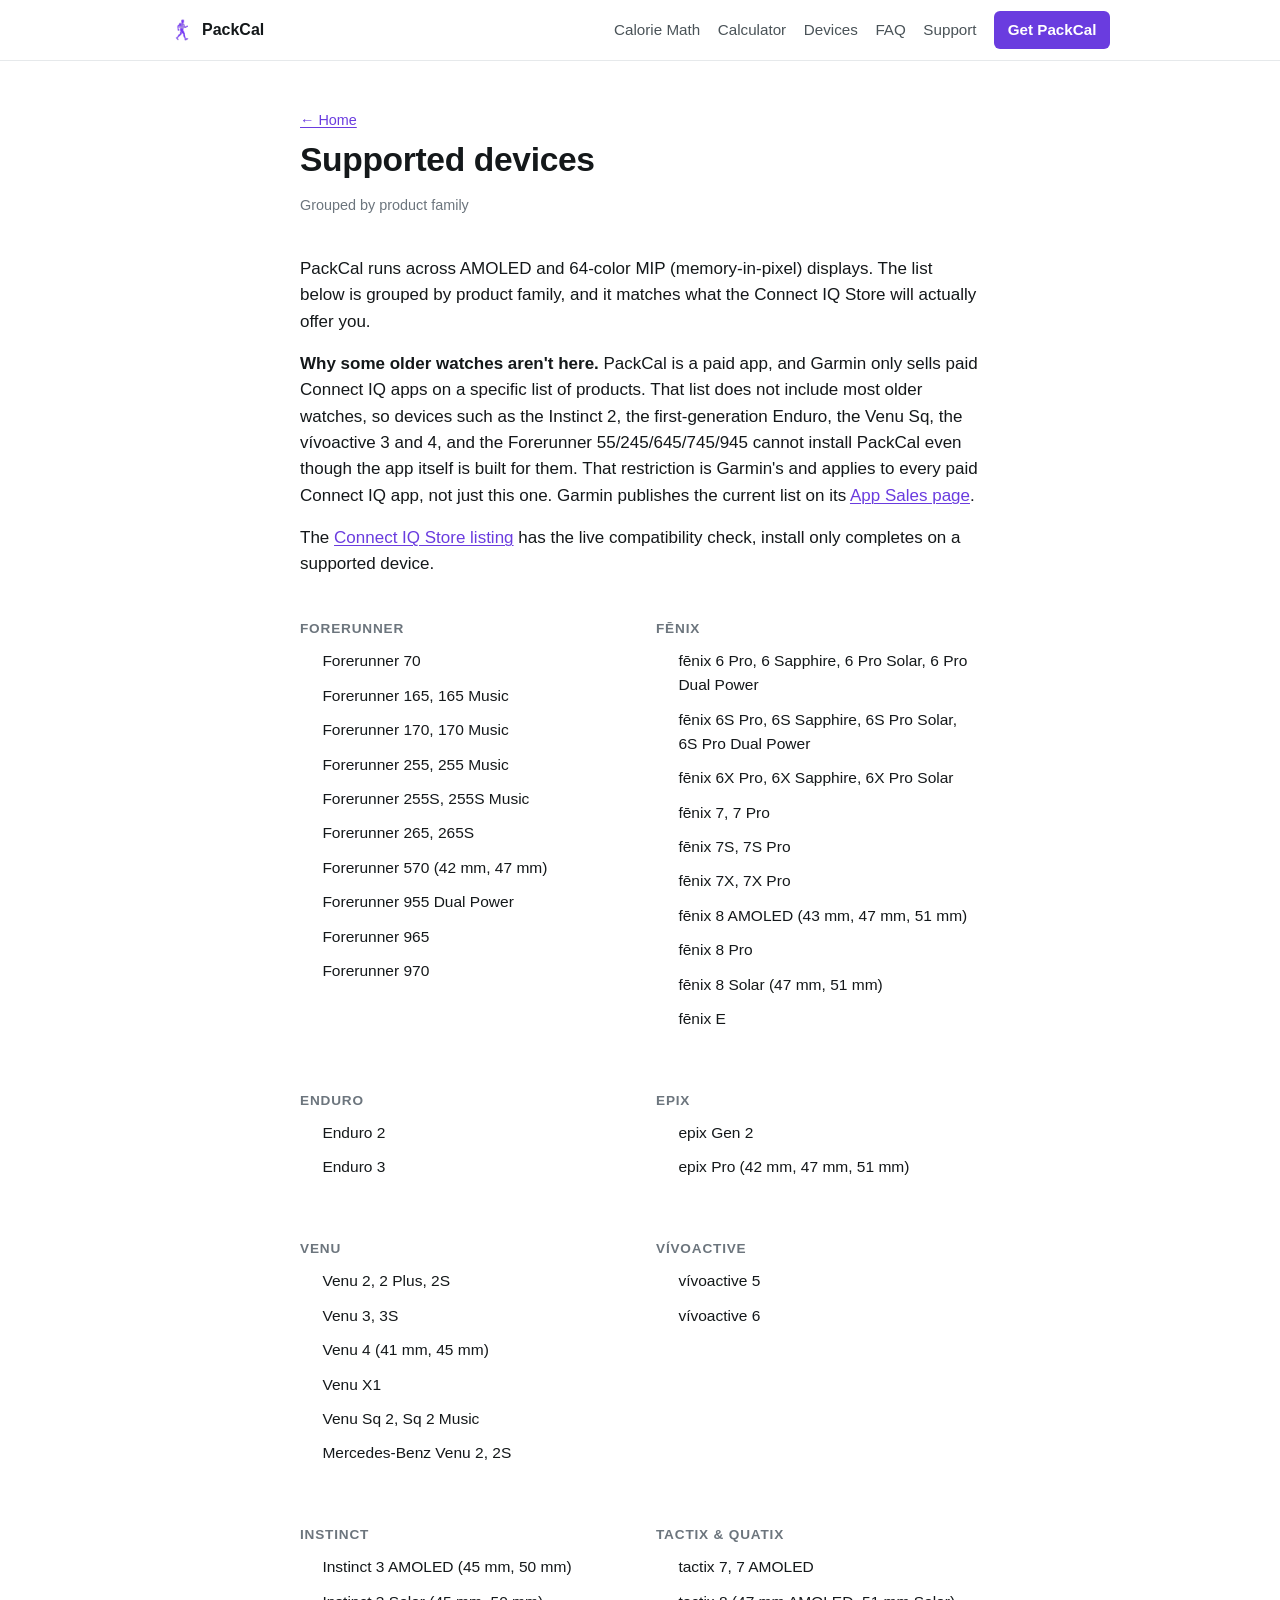
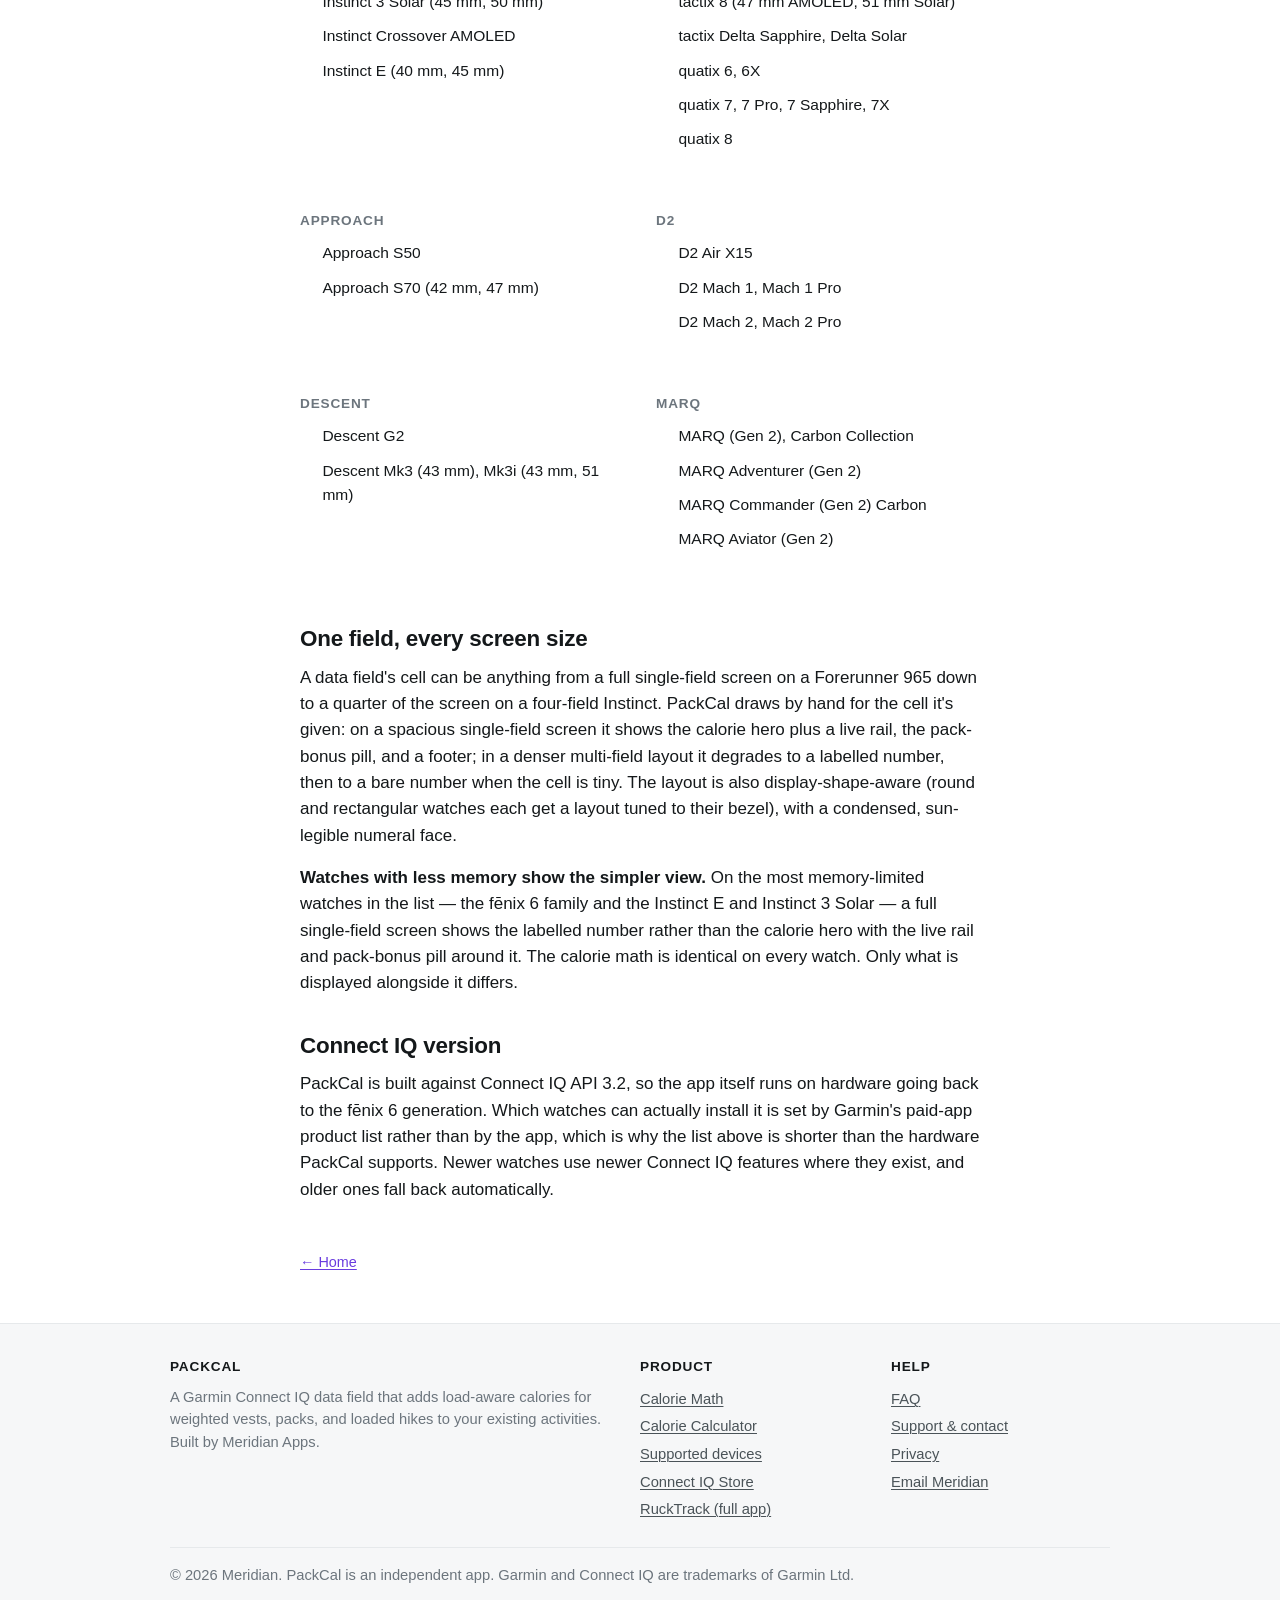
<file: devices.html>
<!DOCTYPE html>
<html lang="en">
<head>
<meta charset="utf-8">
<meta name="viewport" content="width=device-width,initial-scale=1">
<title>Supported devices — PackCal</title>
<meta name="description" content="The Garmin watches PackCal runs on: Forerunner, fēnix 6 Pro/7/8/E, Enduro 2 and 3, epix, Venu, vívoactive, Instinct 3 and E, plus Approach, D2, Descent, MARQ, tactix and quatix.">
<link rel="canonical" href="https://meridian-apps.github.io/packcal-docs/devices.html">
<meta property="og:type" content="article">
<meta property="og:title" content="Supported devices — PackCal">
<meta property="og:description" content="The Garmin watches PackCal runs on, across the Forerunner, fēnix, Enduro, epix, Venu, vívoactive, Instinct, Approach, D2, Descent, MARQ, tactix and quatix families.">
<meta property="og:url" content="https://meridian-apps.github.io/packcal-docs/devices.html">
<meta property="og:image" content="https://meridian-apps.github.io/packcal-docs/og-image.png">
<meta name="twitter:card" content="summary_large_image">
<meta name="twitter:title" content="Supported devices — PackCal">
<meta name="twitter:description" content="The full list of Garmin watches PackCal runs on.">
<meta name="twitter:image" content="https://meridian-apps.github.io/packcal-docs/og-image.png">
<link rel="icon" type="image/png" href="icon.png">
<link rel="stylesheet" href="style.css">
</head>
<body>

<nav class="topnav">
  <div class="topnav-inner">
    <a class="topnav-brand" href="./"><img src="icon.png" alt=""> PackCal</a>
    <div class="topnav-links">
      <a href="calorie-math.html">Calorie Math</a>
      <a href="calculator.html">Calculator</a>
      <a href="devices.html">Devices</a>
      <a href="faq.html">FAQ</a>
      <a href="support.html">Support</a>
      <a class="topnav-cta" href="https://apps.garmin.com/apps/809c953d-9547-49d3-9949-c27ad3a5c218">Get PackCal</a>
    </div>
  </div>
</nav>

<div class="wrap-narrow content-page">
<div class="page-head">
<p class="back"><a href="./">&larr; Home</a></p>
<h1>Supported devices</h1>
<p class="updated">Grouped by product family</p>
</div>

<p>PackCal runs across AMOLED and 64-color MIP (memory-in-pixel) displays. The list below is grouped by product family, and it matches what the Connect IQ Store will actually offer you.</p>

<p><strong>Why some older watches aren't here.</strong> PackCal is a paid app, and Garmin only sells paid Connect IQ apps on a specific list of products. That list does not include most older watches, so devices such as the Instinct 2, the first-generation Enduro, the Venu Sq, the v&iacute;voactive 3 and 4, and the Forerunner 55/245/645/745/945 cannot install PackCal even though the app itself is built for them. That restriction is Garmin's and applies to every paid Connect IQ app, not just this one. Garmin publishes the current list on its <a href="https://developer.garmin.com/connect-iq/monetization/app-sales/">App Sales page</a>.</p>

<p>The <a href="https://apps.garmin.com/apps/809c953d-9547-49d3-9949-c27ad3a5c218">Connect IQ Store listing</a> has the live compatibility check, install only completes on a supported device.</p>

<div class="device-grid">
  <div>
    <h4>Forerunner</h4>
    <ul>
      <li>Forerunner 70</li>
      <li>Forerunner 165, 165 Music</li>
      <li>Forerunner 170, 170 Music</li>
      <li>Forerunner 255, 255 Music</li>
      <li>Forerunner 255S, 255S Music</li>
      <li>Forerunner 265, 265S</li>
      <li>Forerunner 570 (42 mm, 47 mm)</li>
      <li>Forerunner 955 Dual Power</li>
      <li>Forerunner 965</li>
      <li>Forerunner 970</li>
    </ul>
  </div>

  <div>
    <h4>f&#x113;nix</h4>
    <ul>
      <li>f&#x113;nix 6 Pro, 6 Sapphire, 6 Pro Solar, 6 Pro Dual Power</li>
      <li>f&#x113;nix 6S Pro, 6S Sapphire, 6S Pro Solar, 6S Pro Dual Power</li>
      <li>f&#x113;nix 6X Pro, 6X Sapphire, 6X Pro Solar</li>
      <li>f&#x113;nix 7, 7 Pro</li>
      <li>f&#x113;nix 7S, 7S Pro</li>
      <li>f&#x113;nix 7X, 7X Pro</li>
      <li>f&#x113;nix 8 AMOLED (43 mm, 47 mm, 51 mm)</li>
      <li>f&#x113;nix 8 Pro</li>
      <li>f&#x113;nix 8 Solar (47 mm, 51 mm)</li>
      <li>f&#x113;nix E</li>
    </ul>
  </div>

  <div>
    <h4>Enduro</h4>
    <ul>
      <li>Enduro 2</li>
      <li>Enduro 3</li>
    </ul>
  </div>

  <div>
    <h4>epix</h4>
    <ul>
      <li>epix Gen 2</li>
      <li>epix Pro (42 mm, 47 mm, 51 mm)</li>
    </ul>
  </div>

  <div>
    <h4>Venu</h4>
    <ul>
      <li>Venu 2, 2 Plus, 2S</li>
      <li>Venu 3, 3S</li>
      <li>Venu 4 (41 mm, 45 mm)</li>
      <li>Venu X1</li>
      <li>Venu Sq 2, Sq 2 Music</li>
      <li>Mercedes-Benz Venu 2, 2S</li>
    </ul>
  </div>

  <div>
    <h4>v&iacute;voactive</h4>
    <ul>
      <li>v&iacute;voactive 5</li>
      <li>v&iacute;voactive 6</li>
    </ul>
  </div>

  <div>
    <h4>Instinct</h4>
    <ul>
      <li>Instinct 3 AMOLED (45 mm, 50 mm)</li>
      <li>Instinct 3 Solar (45 mm, 50 mm)</li>
      <li>Instinct Crossover AMOLED</li>
      <li>Instinct E (40 mm, 45 mm)</li>
    </ul>
  </div>

  <div>
    <h4>tactix &amp; quatix</h4>
    <ul>
      <li>tactix 7, 7 AMOLED</li>
      <li>tactix 8 (47 mm AMOLED, 51 mm Solar)</li>
      <li>tactix Delta Sapphire, Delta Solar</li>
      <li>quatix 6, 6X</li>
      <li>quatix 7, 7 Pro, 7 Sapphire, 7X</li>
      <li>quatix 8</li>
    </ul>
  </div>

  <div>
    <h4>Approach</h4>
    <ul>
      <li>Approach S50</li>
      <li>Approach S70 (42 mm, 47 mm)</li>
    </ul>
  </div>

  <div>
    <h4>D2</h4>
    <ul>
      <li>D2 Air X15</li>
      <li>D2 Mach 1, Mach 1 Pro</li>
      <li>D2 Mach 2, Mach 2 Pro</li>
    </ul>
  </div>

  <div>
    <h4>Descent</h4>
    <ul>
      <li>Descent G2</li>
      <li>Descent Mk3 (43 mm), Mk3i (43 mm, 51 mm)</li>
    </ul>
  </div>

  <div>
    <h4>MARQ</h4>
    <ul>
      <li>MARQ (Gen 2), Carbon Collection</li>
      <li>MARQ Adventurer (Gen 2)</li>
      <li>MARQ Commander (Gen 2) Carbon</li>
      <li>MARQ Aviator (Gen 2)</li>
    </ul>
  </div>
</div>

<h2 style="margin-top: 3rem;">One field, every screen size</h2>
<p>A data field's cell can be anything from a full single-field screen on a Forerunner 965 down to a quarter of the screen on a four-field Instinct. PackCal draws by hand for the cell it's given: on a spacious single-field screen it shows the calorie hero plus a live rail, the pack-bonus pill, and a footer; in a denser multi-field layout it degrades to a labelled number, then to a bare number when the cell is tiny. The layout is also display-shape-aware (round and rectangular watches each get a layout tuned to their bezel), with a condensed, sun-legible numeral face.</p>

<p><strong>Watches with less memory show the simpler view.</strong> On the most memory-limited watches in the list — the f&#x113;nix 6 family and the Instinct E and Instinct 3 Solar — a full single-field screen shows the labelled number rather than the calorie hero with the live rail and pack-bonus pill around it. The calorie math is identical on every watch. Only what is displayed alongside it differs.</p>

<h2>Connect IQ version</h2>
<p>PackCal is built against Connect IQ API 3.2, so the app itself runs on hardware going back to the f&#x113;nix 6 generation. Which watches can actually install it is set by Garmin's paid-app product list rather than by the app, which is why the list above is shorter than the hardware PackCal supports. Newer watches use newer Connect IQ features where they exist, and older ones fall back automatically.</p>

<p class="back" style="margin-top: 2rem;"><a href="./">&larr; Home</a></p>

</div>

<footer class="site-footer">
  <div class="wrap">
    <div class="footer-cols">
      <div>
        <h5>PackCal</h5>
        <p>A Garmin Connect IQ data field that adds load-aware calories for weighted vests, packs, and loaded hikes to your existing activities. Built by Meridian Apps.</p>
      </div>
      <div>
        <h5>Product</h5>
        <ul>
          <li><a href="calorie-math.html">Calorie Math</a></li>
          <li><a href="calculator.html">Calorie Calculator</a></li>
          <li><a href="devices.html">Supported devices</a></li>
          <li><a href="https://apps.garmin.com/apps/809c953d-9547-49d3-9949-c27ad3a5c218">Connect IQ Store</a></li>
          <li><a href="https://meridian-apps.github.io/rucktrack-docs/">RuckTrack (full app)</a></li>
        </ul>
      </div>
      <div>
        <h5>Help</h5>
        <ul>
          <li><a href="faq.html">FAQ</a></li>
          <li><a href="support.html">Support &amp; contact</a></li>
          <li><a href="privacy.html">Privacy</a></li>
          <li><a href="mailto:garmin.lanam+packcal@gmail.com">Email Meridian</a></li>
        </ul>
      </div>
    </div>
    <div class="footer-bottom">
      &copy; 2026 Meridian. PackCal is an independent app. Garmin and Connect IQ are trademarks of Garmin Ltd.
    </div>
  </div>
</footer>

</body>
</html>
</file>
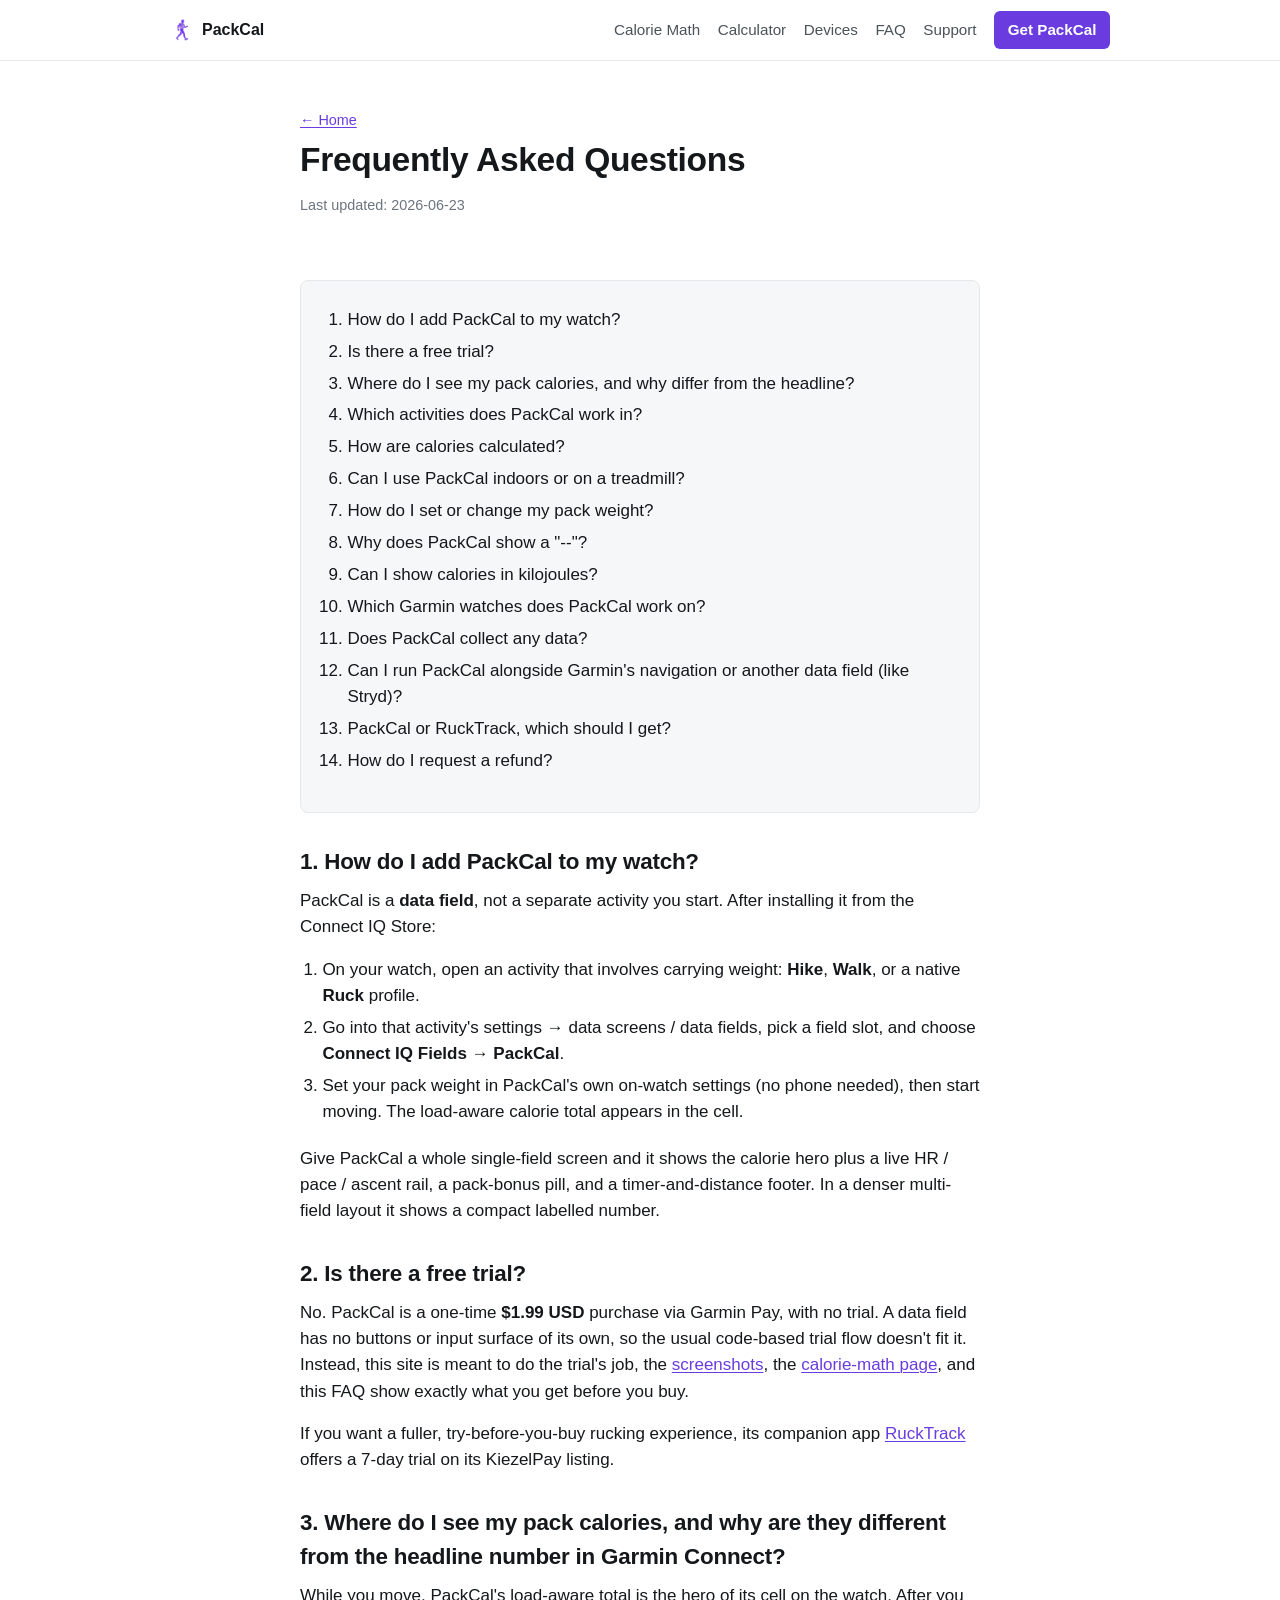
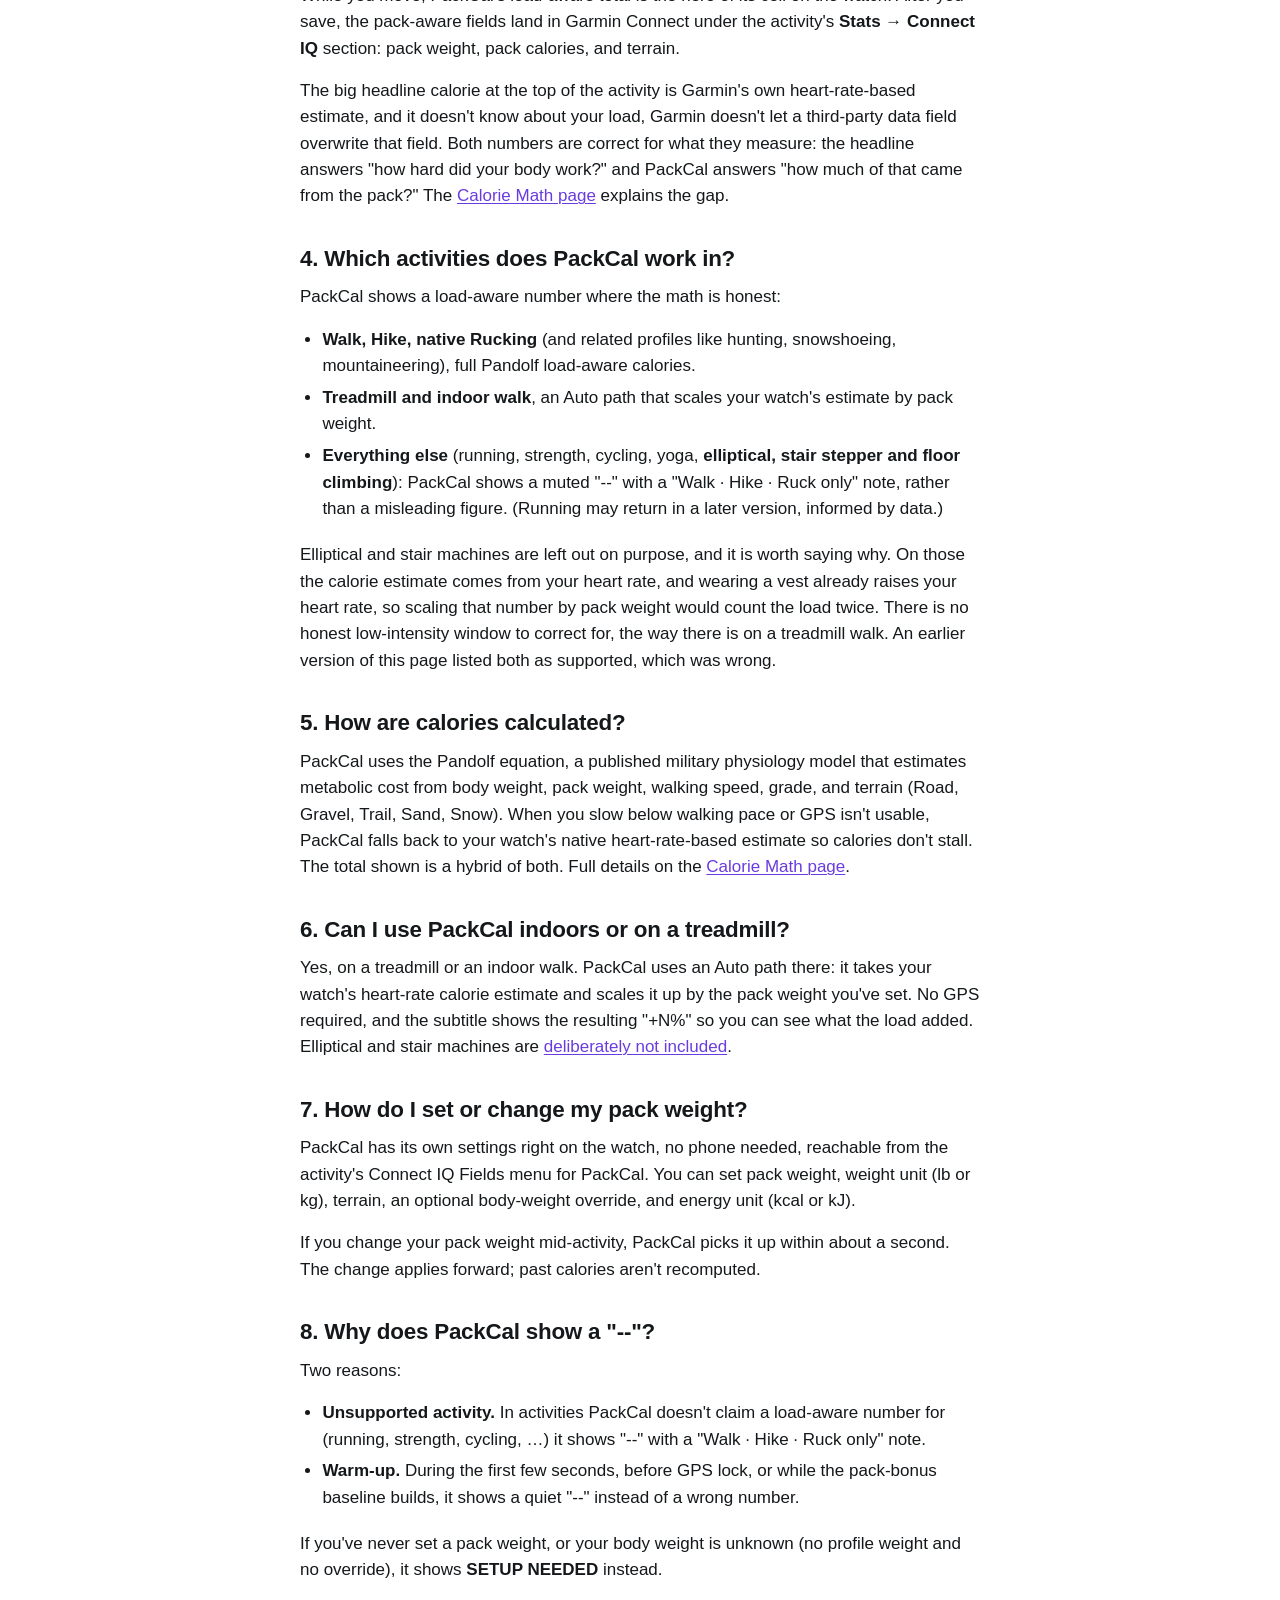
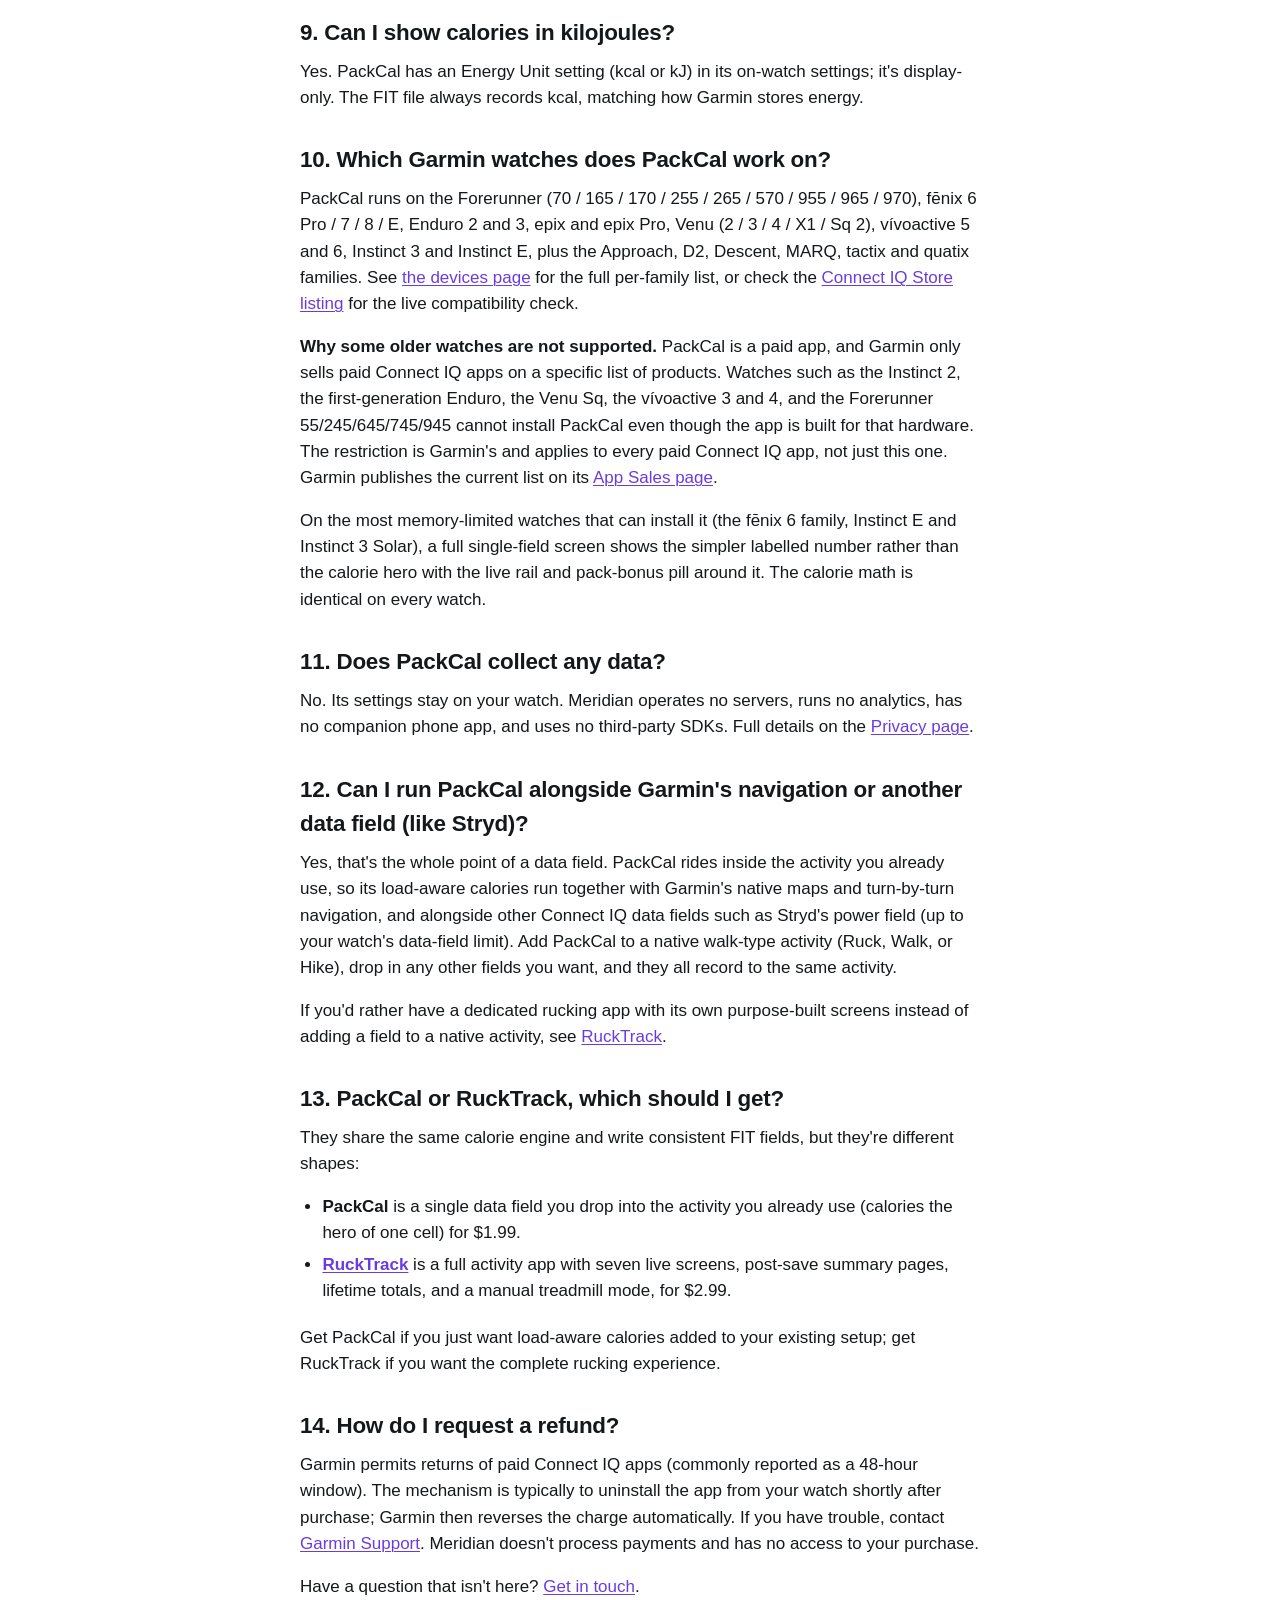
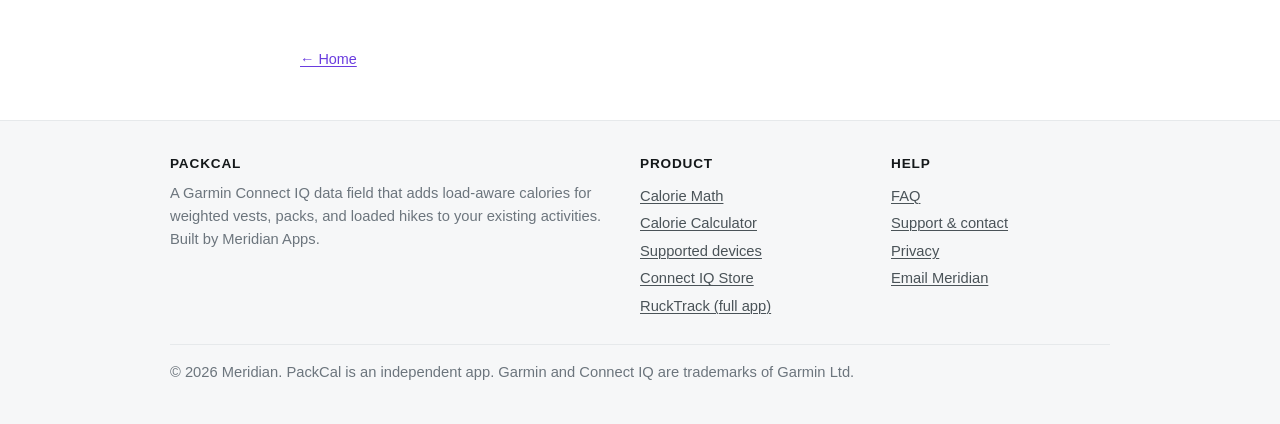
<file: faq.html>
<!DOCTYPE html>
<html lang="en">
<head>
<meta charset="utf-8">
<meta name="viewport" content="width=device-width,initial-scale=1">
<title>FAQ — PackCal</title>
<meta name="description" content="Answers about PackCal for Garmin watches: how to add the data field to an activity, where pack calories show up, which activities it works in, how calories are computed, and more.">
<link rel="canonical" href="https://meridian-apps.github.io/packcal-docs/faq.html">
<meta property="og:type" content="article">
<meta property="og:title" content="FAQ — PackCal">
<meta property="og:description" content="How to add PackCal to an activity, where pack calories show up, which activities it works in, how calories are computed, and more.">
<meta property="og:url" content="https://meridian-apps.github.io/packcal-docs/faq.html">
<meta property="og:image" content="https://meridian-apps.github.io/packcal-docs/og-image.png">
<meta name="twitter:card" content="summary_large_image">
<meta name="twitter:title" content="FAQ — PackCal">
<meta name="twitter:description" content="How to add PackCal to an activity, where pack calories show up, and how calories are computed.">
<meta name="twitter:image" content="https://meridian-apps.github.io/packcal-docs/og-image.png">
<link rel="icon" type="image/png" href="icon.png">
<link rel="stylesheet" href="style.css">
<script type="application/ld+json">
{
  "@context": "https://schema.org",
  "@type": "FAQPage",
  "mainEntity": [
    {
      "@type": "Question",
      "name": "1. How do I add PackCal to my watch?",
      "acceptedAnswer": {
        "@type": "Answer",
        "text": "PackCal is a data field, not a separate activity you start. After installing it from the Connect IQ Store: On your watch, open an activity that involves carrying weight: Hike, Walk, or a native Ruck profile. Go into that activity's settings → data screens / data fields, pick a field slot, and choose Connect IQ Fields → PackCal. Set your pack weight in PackCal's own on-watch settings (no phone needed), then start moving. The load-aware calorie total appears in the cell. Give PackCal a whole single-field screen and it shows the calorie hero plus a live HR / pace / ascent rail, a pack-bonus pill, and a timer-and-distance footer. In a denser multi-field layout it shows a compact labelled number."
      }
    },
    {
      "@type": "Question",
      "name": "2. Is there a free trial?",
      "acceptedAnswer": {
        "@type": "Answer",
        "text": "No. PackCal is a one-time $1.99 USD purchase via Garmin Pay, with no trial. A data field has no buttons or input surface of its own, so the usual code-based trial flow doesn't fit it. Instead, this site is meant to do the trial's job, the screenshots, the calorie-math page, and this FAQ show exactly what you get before you buy. If you want a fuller, try-before-you-buy rucking experience, its companion app RuckTrack offers a 7-day trial on its KiezelPay listing."
      }
    },
    {
      "@type": "Question",
      "name": "3. Where do I see my pack calories, and why are they different from the headline number in Garmin Connect?",
      "acceptedAnswer": {
        "@type": "Answer",
        "text": "While you move, PackCal's load-aware total is the hero of its cell on the watch. After you save, the pack-aware fields land in Garmin Connect under the activity's Stats → Connect IQ section: pack weight, pack calories, and terrain. The big headline calorie at the top of the activity is Garmin's own heart-rate-based estimate, and it doesn't know about your load, Garmin doesn't let a third-party data field overwrite that field. Both numbers are correct for what they measure: the headline answers \"how hard did your body work?\" and PackCal answers \"how much of that came from the pack?\" The Calorie Math page explains the gap."
      }
    },
    {
      "@type": "Question",
      "name": "4. Which activities does PackCal work in?",
      "acceptedAnswer": {
        "@type": "Answer",
        "text": "PackCal shows a load-aware number where the math is honest: Walk, Hike, native Rucking (and related profiles like hunting, snowshoeing, mountaineering), full Pandolf load-aware calories. Treadmill and indoor walk, an Auto path that scales your watch's estimate by pack weight. Everything else (running, strength, cycling, yoga, elliptical, stair stepper and floor climbing): PackCal shows a muted \"--\" with a \"Walk · Hike · Ruck only\" note, rather than a misleading figure. (Running may return in a later version, informed by data.) Elliptical and stair machines are left out on purpose, and it is worth saying why. On those the calorie estimate comes from your heart rate, and wearing a vest already raises your heart rate, so scaling that number by pack weight would count the load twice. There is no honest low-intensity window to correct for, the way there is on a treadmill walk. An earlier version of this page listed both as supported, which was wrong."
      }
    },
    {
      "@type": "Question",
      "name": "5. How are calories calculated?",
      "acceptedAnswer": {
        "@type": "Answer",
        "text": "PackCal uses the Pandolf equation, a published military physiology model that estimates metabolic cost from body weight, pack weight, walking speed, grade, and terrain (Road, Gravel, Trail, Sand, Snow). When you slow below walking pace or GPS isn't usable, PackCal falls back to your watch's native heart-rate-based estimate so calories don't stall. The total shown is a hybrid of both. Full details on the Calorie Math page."
      }
    },
    {
      "@type": "Question",
      "name": "6. Can I use PackCal indoors or on a treadmill?",
      "acceptedAnswer": {
        "@type": "Answer",
        "text": "Yes, on a treadmill or an indoor walk. PackCal uses an Auto path there: it takes your watch's heart-rate calorie estimate and scales it up by the pack weight you've set. No GPS required, and the subtitle shows the resulting \"+N%\" so you can see what the load added. Elliptical and stair machines are deliberately not included."
      }
    },
    {
      "@type": "Question",
      "name": "7. How do I set or change my pack weight?",
      "acceptedAnswer": {
        "@type": "Answer",
        "text": "PackCal has its own settings right on the watch, no phone needed, reachable from the activity's Connect IQ Fields menu for PackCal. You can set pack weight, weight unit (lb or kg), terrain, an optional body-weight override, and energy unit (kcal or kJ). If you change your pack weight mid-activity, PackCal picks it up within about a second. The change applies forward; past calories aren't recomputed."
      }
    },
    {
      "@type": "Question",
      "name": "8. Why does PackCal show a \"--\"?",
      "acceptedAnswer": {
        "@type": "Answer",
        "text": "Two reasons: Unsupported activity. In activities PackCal doesn't claim a load-aware number for (running, strength, cycling, …) it shows \"--\" with a \"Walk · Hike · Ruck only\" note. Warm-up. During the first few seconds, before GPS lock, or while the pack-bonus baseline builds, it shows a quiet \"--\" instead of a wrong number. If you've never set a pack weight, or your body weight is unknown (no profile weight and no override), it shows SETUP NEEDED instead."
      }
    },
    {
      "@type": "Question",
      "name": "9. Can I show calories in kilojoules?",
      "acceptedAnswer": {
        "@type": "Answer",
        "text": "Yes. PackCal has an Energy Unit setting (kcal or kJ) in its on-watch settings; it's display-only. The FIT file always records kcal, matching how Garmin stores energy."
      }
    },
    {
      "@type": "Question",
      "name": "10. Which Garmin watches does PackCal work on?",
      "acceptedAnswer": {
        "@type": "Answer",
        "text": "PackCal runs on the Forerunner (70 / 165 / 170 / 255 / 265 / 570 / 955 / 965 / 970), fēnix 6 Pro / 7 / 8 / E, Enduro 2 and 3, epix and epix Pro, Venu (2 / 3 / 4 / X1 / Sq 2), vívoactive 5 and 6, Instinct 3 and Instinct E, plus the Approach, D2, Descent, MARQ, tactix and quatix families. Note that PackCal is a paid app, and Garmin only sells paid Connect IQ apps on a specific list of products. Older watches such as the Instinct 2, the first-generation Enduro, the Venu Sq, the vívoactive 3 and 4, and the Forerunner 55/245/645/745/945 therefore cannot install it, even though the app is built for that hardware. That restriction is Garmin's and applies to every paid Connect IQ app. See the devices page for the full per-family list, or check the Connect IQ Store listing for the live compatibility check."
      }
    },
    {
      "@type": "Question",
      "name": "11. Does PackCal collect any data?",
      "acceptedAnswer": {
        "@type": "Answer",
        "text": "No. Its settings stay on your watch. Meridian operates no servers, runs no analytics, has no companion phone app, and uses no third-party SDKs. Full details on the Privacy page."
      }
    },
    {
      "@type": "Question",
      "name": "12. Can I run PackCal alongside Garmin's navigation or another data field (like Stryd)?",
      "acceptedAnswer": {
        "@type": "Answer",
        "text": "Yes, that's the whole point of a data field. PackCal rides inside the activity you already use, so its load-aware calories run together with Garmin's native maps and turn-by-turn navigation, and alongside other Connect IQ data fields such as Stryd's power field (up to your watch's data-field limit). Add PackCal to a native walk-type activity (Ruck, Walk, or Hike), drop in any other fields you want, and they all record to the same activity. If you'd rather have a dedicated rucking app with its own purpose-built screens instead of adding a field to a native activity, see RuckTrack."
      }
    },
    {
      "@type": "Question",
      "name": "13. PackCal or RuckTrack, which should I get?",
      "acceptedAnswer": {
        "@type": "Answer",
        "text": "They share the same calorie engine and write consistent FIT fields, but they're different shapes: PackCal is a single data field you drop into the activity you already use (calories the hero of one cell) for $1.99. RuckTrack is a full activity app with seven live screens, post-save summary pages, lifetime totals, and a manual treadmill mode, for $2.99. Get PackCal if you just want load-aware calories added to your existing setup; get RuckTrack if you want the complete rucking experience."
      }
    },
    {
      "@type": "Question",
      "name": "14. How do I request a refund?",
      "acceptedAnswer": {
        "@type": "Answer",
        "text": "Garmin permits returns of paid Connect IQ apps (commonly reported as a 48-hour window). The mechanism is typically to uninstall the app from your watch shortly after purchase; Garmin then reverses the charge automatically. If you have trouble, contact Garmin Support. Meridian doesn't process payments and has no access to your purchase. Have a question that isn't here? Get in touch."
      }
    }
  ]
}
</script>
</head>
<body>

<nav class="topnav">
  <div class="topnav-inner">
    <a class="topnav-brand" href="./"><img src="icon.png" alt=""> PackCal</a>
    <div class="topnav-links">
      <a href="calorie-math.html">Calorie Math</a>
      <a href="calculator.html">Calculator</a>
      <a href="devices.html">Devices</a>
      <a href="faq.html">FAQ</a>
      <a href="support.html">Support</a>
      <a class="topnav-cta" href="https://apps.garmin.com/apps/809c953d-9547-49d3-9949-c27ad3a5c218">Get PackCal</a>
    </div>
  </div>
</nav>

<div class="wrap-narrow content-page">
<div class="page-head">
<p class="back"><a href="./">&larr; Home</a></p>
<h1>Frequently Asked Questions</h1>
<p class="updated">Last updated: 2026-06-23</p>
</div>

<div class="toc">
<ol>
  <li><a href="#add">How do I add PackCal to my watch?</a></li>
  <li><a href="#trial">Is there a free trial?</a></li>
  <li><a href="#stats">Where do I see my pack calories, and why differ from the headline?</a></li>
  <li><a href="#activities">Which activities does PackCal work in?</a></li>
  <li><a href="#calories">How are calories calculated?</a></li>
  <li><a href="#treadmill">Can I use PackCal indoors or on a treadmill?</a></li>
  <li><a href="#settings">How do I set or change my pack weight?</a></li>
  <li><a href="#dashes">Why does PackCal show a "--"?</a></li>
  <li><a href="#kj">Can I show calories in kilojoules?</a></li>
  <li><a href="#devices">Which Garmin watches does PackCal work on?</a></li>
  <li><a href="#data">Does PackCal collect any data?</a></li>
  <li><a href="#alongside">Can I run PackCal alongside Garmin's navigation or another data field (like Stryd)?</a></li>
  <li><a href="#vs-rucktrack">PackCal or RuckTrack, which should I get?</a></li>
  <li><a href="#refund">How do I request a refund?</a></li>
</ol>
</div>

<h2 id="add">1. How do I add PackCal to my watch?</h2>
<p>PackCal is a <strong>data field</strong>, not a separate activity you start. After installing it from the Connect IQ Store:</p>
<ol>
  <li>On your watch, open an activity that involves carrying weight: <strong>Hike</strong>, <strong>Walk</strong>, or a native <strong>Ruck</strong> profile.</li>
  <li>Go into that activity's settings &rarr; data screens / data fields, pick a field slot, and choose <strong>Connect IQ Fields &rarr; PackCal</strong>.</li>
  <li>Set your pack weight in PackCal's own on-watch settings (no phone needed), then start moving. The load-aware calorie total appears in the cell.</li>
</ol>
<p>Give PackCal a whole single-field screen and it shows the calorie hero plus a live HR / pace / ascent rail, a pack-bonus pill, and a timer-and-distance footer. In a denser multi-field layout it shows a compact labelled number.</p>

<h2 id="trial">2. Is there a free trial?</h2>
<p>No. PackCal is a one-time <strong>$1.99 USD</strong> purchase via Garmin Pay, with no trial. A data field has no buttons or input surface of its own, so the usual code-based trial flow doesn't fit it. Instead, this site is meant to do the trial's job, the <a href="./">screenshots</a>, the <a href="calorie-math.html">calorie-math page</a>, and this FAQ show exactly what you get before you buy.</p>
<p>If you want a fuller, try-before-you-buy rucking experience, its companion app <a href="https://meridian-apps.github.io/rucktrack-docs/">RuckTrack</a> offers a 7-day trial on its KiezelPay listing.</p>

<h2 id="stats">3. Where do I see my pack calories, and why are they different from the headline number in Garmin Connect?</h2>
<p>While you move, PackCal's load-aware total is the hero of its cell on the watch. After you save, the pack-aware fields land in Garmin Connect under the activity's <strong>Stats &rarr; Connect IQ</strong> section: pack weight, pack calories, and terrain.</p>
<p>The big headline calorie at the top of the activity is Garmin's own heart-rate-based estimate, and it doesn't know about your load, Garmin doesn't let a third-party data field overwrite that field. Both numbers are correct for what they measure: the headline answers "how hard did your body work?" and PackCal answers "how much of that came from the pack?" The <a href="calorie-math.html#vs-garmin">Calorie Math page</a> explains the gap.</p>

<h2 id="activities">4. Which activities does PackCal work in?</h2>
<p>PackCal shows a load-aware number where the math is honest:</p>
<ul>
  <li><strong>Walk, Hike, native Rucking</strong> (and related profiles like hunting, snowshoeing, mountaineering), full Pandolf load-aware calories.</li>
  <li><strong>Treadmill and indoor walk</strong>, an Auto path that scales your watch's estimate by pack weight.</li>
  <li><strong>Everything else</strong> (running, strength, cycling, yoga, <strong>elliptical, stair stepper and floor climbing</strong>): PackCal shows a muted "--" with a "Walk · Hike · Ruck only" note, rather than a misleading figure. (Running may return in a later version, informed by data.)</li>
</ul>
<p>Elliptical and stair machines are left out on purpose, and it is worth saying why. On those the calorie estimate comes from your heart rate, and wearing a vest already raises your heart rate, so scaling that number by pack weight would count the load twice. There is no honest low-intensity window to correct for, the way there is on a treadmill walk. An earlier version of this page listed both as supported, which was wrong.</p>

<h2 id="calories">5. How are calories calculated?</h2>
<p>PackCal uses the Pandolf equation, a published military physiology model that estimates metabolic cost from body weight, pack weight, walking speed, grade, and terrain (Road, Gravel, Trail, Sand, Snow). When you slow below walking pace or GPS isn't usable, PackCal falls back to your watch's native heart-rate-based estimate so calories don't stall. The total shown is a hybrid of both. Full details on the <a href="calorie-math.html">Calorie Math page</a>.</p>

<h2 id="treadmill">6. Can I use PackCal indoors or on a treadmill?</h2>
<p>Yes, on a treadmill or an indoor walk. PackCal uses an Auto path there: it takes your watch's heart-rate calorie estimate and scales it up by the pack weight you've set. No GPS required, and the subtitle shows the resulting "+N%" so you can see what the load added. Elliptical and stair machines are <a href="#activities">deliberately not included</a>.</p>

<h2 id="settings">7. How do I set or change my pack weight?</h2>
<p>PackCal has its own settings right on the watch, no phone needed, reachable from the activity's Connect IQ Fields menu for PackCal. You can set pack weight, weight unit (lb or kg), terrain, an optional body-weight override, and energy unit (kcal or kJ).</p>
<p>If you change your pack weight mid-activity, PackCal picks it up within about a second. The change applies forward; past calories aren't recomputed.</p>

<h2 id="dashes">8. Why does PackCal show a "--"?</h2>
<p>Two reasons:</p>
<ul>
  <li><strong>Unsupported activity.</strong> In activities PackCal doesn't claim a load-aware number for (running, strength, cycling, …) it shows "--" with a "Walk · Hike · Ruck only" note.</li>
  <li><strong>Warm-up.</strong> During the first few seconds, before GPS lock, or while the pack-bonus baseline builds, it shows a quiet "--" instead of a wrong number.</li>
</ul>
<p>If you've never set a pack weight, or your body weight is unknown (no profile weight and no override), it shows <strong>SETUP NEEDED</strong> instead.</p>

<h2 id="kj">9. Can I show calories in kilojoules?</h2>
<p>Yes. PackCal has an Energy Unit setting (kcal or kJ) in its on-watch settings; it's display-only. The FIT file always records kcal, matching how Garmin stores energy.</p>

<h2 id="devices">10. Which Garmin watches does PackCal work on?</h2>
<p>PackCal runs on the Forerunner (70 / 165 / 170 / 255 / 265 / 570 / 955 / 965 / 970), f&#x113;nix 6 Pro / 7 / 8 / E, Enduro 2 and 3, epix and epix Pro, Venu (2 / 3 / 4 / X1 / Sq 2), v&iacute;voactive 5 and 6, Instinct 3 and Instinct E, plus the Approach, D2, Descent, MARQ, tactix and quatix families. See <a href="devices.html">the devices page</a> for the full per-family list, or check the <a href="https://apps.garmin.com/apps/809c953d-9547-49d3-9949-c27ad3a5c218">Connect IQ Store listing</a> for the live compatibility check.</p>

<p><strong>Why some older watches are not supported.</strong> PackCal is a paid app, and Garmin only sells paid Connect IQ apps on a specific list of products. Watches such as the Instinct 2, the first-generation Enduro, the Venu Sq, the v&iacute;voactive 3 and 4, and the Forerunner 55/245/645/745/945 cannot install PackCal even though the app is built for that hardware. The restriction is Garmin's and applies to every paid Connect IQ app, not just this one. Garmin publishes the current list on its <a href="https://developer.garmin.com/connect-iq/monetization/app-sales/">App Sales page</a>.</p>

<p>On the most memory-limited watches that can install it (the f&#x113;nix 6 family, Instinct E and Instinct 3 Solar), a full single-field screen shows the simpler labelled number rather than the calorie hero with the live rail and pack-bonus pill around it. The calorie math is identical on every watch.</p>

<h2 id="data">11. Does PackCal collect any data?</h2>
<p>No. Its settings stay on your watch. Meridian operates no servers, runs no analytics, has no companion phone app, and uses no third-party SDKs. Full details on the <a href="privacy.html">Privacy page</a>.</p>

<h2 id="alongside">12. Can I run PackCal alongside Garmin's navigation or another data field (like Stryd)?</h2>
<p>Yes, that's the whole point of a data field. PackCal rides inside the activity you already use, so its load-aware calories run together with Garmin's native maps and turn-by-turn navigation, and alongside other Connect IQ data fields such as Stryd's power field (up to your watch's data-field limit). Add PackCal to a native walk-type activity (Ruck, Walk, or Hike), drop in any other fields you want, and they all record to the same activity.</p>
<p>If you'd rather have a dedicated rucking app with its own purpose-built screens instead of adding a field to a native activity, see <a href="https://meridian-apps.github.io/rucktrack-docs/">RuckTrack</a>.</p>

<h2 id="vs-rucktrack">13. PackCal or RuckTrack, which should I get?</h2>
<p>They share the same calorie engine and write consistent FIT fields, but they're different shapes:</p>
<ul>
  <li><strong>PackCal</strong> is a single data field you drop into the activity you already use (calories the hero of one cell) for $1.99.</li>
  <li><strong><a href="https://meridian-apps.github.io/rucktrack-docs/">RuckTrack</a></strong> is a full activity app with seven live screens, post-save summary pages, lifetime totals, and a manual treadmill mode, for $2.99.</li>
</ul>
<p>Get PackCal if you just want load-aware calories added to your existing setup; get RuckTrack if you want the complete rucking experience.</p>

<h2 id="refund">14. How do I request a refund?</h2>
<p>Garmin permits returns of paid Connect IQ apps (commonly reported as a 48-hour window). The mechanism is typically to uninstall the app from your watch shortly after purchase; Garmin then reverses the charge automatically. If you have trouble, contact <a href="https://support.garmin.com/">Garmin Support</a>. Meridian doesn't process payments and has no access to your purchase.</p>

<p>Have a question that isn't here? <a href="support.html">Get in touch</a>.</p>

<p class="back" style="margin-top: 2rem;"><a href="./">&larr; Home</a></p>
</div>

<footer class="site-footer">
  <div class="wrap">
    <div class="footer-cols">
      <div>
        <h5>PackCal</h5>
        <p>A Garmin Connect IQ data field that adds load-aware calories for weighted vests, packs, and loaded hikes to your existing activities. Built by Meridian Apps.</p>
      </div>
      <div>
        <h5>Product</h5>
        <ul>
          <li><a href="calorie-math.html">Calorie Math</a></li>
          <li><a href="calculator.html">Calorie Calculator</a></li>
          <li><a href="devices.html">Supported devices</a></li>
          <li><a href="https://apps.garmin.com/apps/809c953d-9547-49d3-9949-c27ad3a5c218">Connect IQ Store</a></li>
          <li><a href="https://meridian-apps.github.io/rucktrack-docs/">RuckTrack (full app)</a></li>
        </ul>
      </div>
      <div>
        <h5>Help</h5>
        <ul>
          <li><a href="faq.html">FAQ</a></li>
          <li><a href="support.html">Support &amp; contact</a></li>
          <li><a href="privacy.html">Privacy</a></li>
          <li><a href="mailto:garmin.lanam+packcal@gmail.com">Email Meridian</a></li>
        </ul>
      </div>
    </div>
    <div class="footer-bottom">
      &copy; 2026 Meridian. PackCal is an independent app. Garmin and Connect IQ are trademarks of Garmin Ltd.
    </div>
  </div>
</footer>

</body>
</html>
</file>
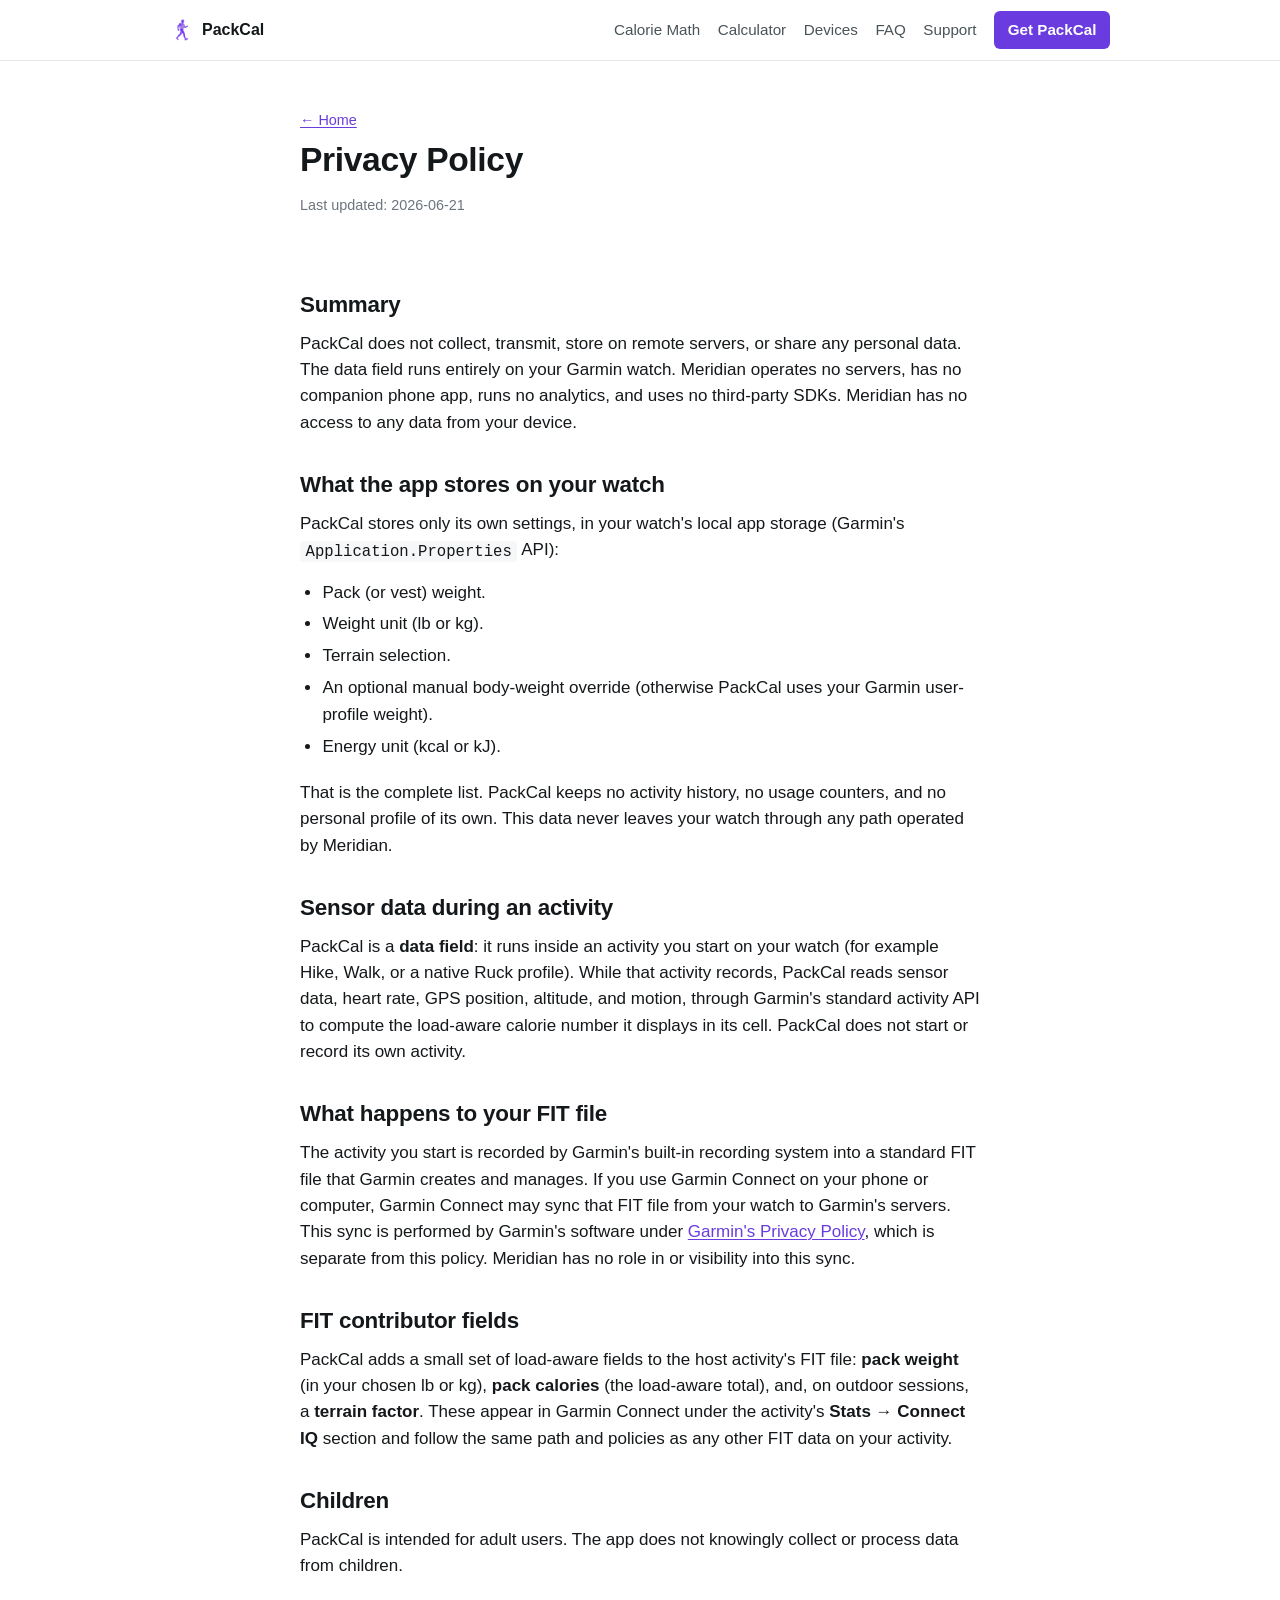
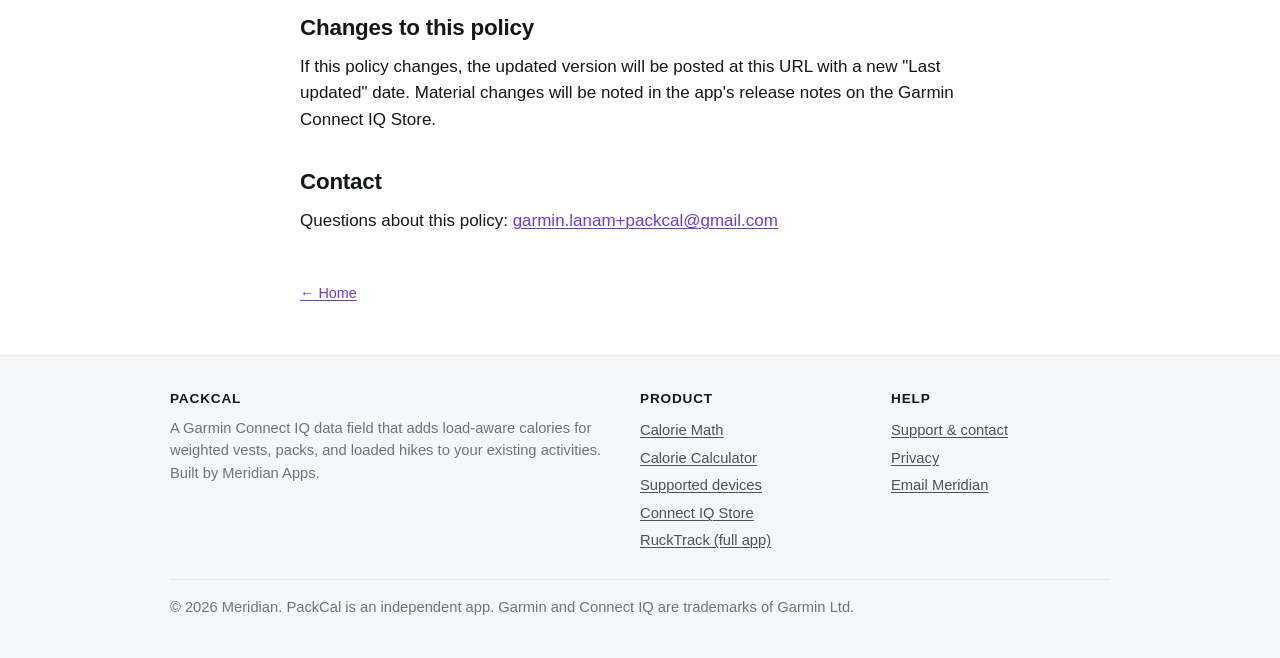
<file: privacy.html>
<!DOCTYPE html>
<html lang="en">
<head>
<meta charset="utf-8">
<meta name="viewport" content="width=device-width,initial-scale=1">
<title>Privacy Policy — PackCal</title>
<meta name="description" content="PackCal privacy policy. No servers, no analytics, no third-party SDKs, no companion app. All settings stay on your Garmin watch.">
<link rel="canonical" href="https://meridian-apps.github.io/packcal-docs/privacy.html">
<meta property="og:type" content="article">
<meta property="og:title" content="Privacy Policy — PackCal">
<meta property="og:description" content="No servers, no analytics, no third-party SDKs, no companion app. All settings stay on your Garmin watch.">
<meta property="og:url" content="https://meridian-apps.github.io/packcal-docs/privacy.html">
<meta property="og:image" content="https://meridian-apps.github.io/packcal-docs/og-image.png">
<meta name="twitter:card" content="summary_large_image">
<meta name="twitter:title" content="Privacy Policy — PackCal">
<meta name="twitter:description" content="No servers, no analytics, no third-party SDKs, no companion app. All settings stay on your Garmin watch.">
<meta name="twitter:image" content="https://meridian-apps.github.io/packcal-docs/og-image.png">
<link rel="icon" type="image/png" href="icon.png">
<link rel="stylesheet" href="style.css">
<script type="application/ld+json">
{
  "@context": "https://schema.org",
  "@type": "WebPage",
  "name": "Privacy Policy — PackCal",
  "url": "https://meridian-apps.github.io/packcal-docs/privacy.html",
  "description": "PackCal privacy policy. No servers, no analytics, no third-party SDKs, no companion app. All settings stay on your Garmin watch.",
  "isPartOf": {
    "@type": "WebSite",
    "name": "PackCal",
    "url": "https://meridian-apps.github.io/packcal-docs/"
  },
  "about": {
    "@type": "SoftwareApplication",
    "name": "PackCal",
    "operatingSystem": "Garmin Connect IQ"
  }
}
</script>
</head>
<body>

<nav class="topnav">
  <div class="topnav-inner">
    <a class="topnav-brand" href="./"><img src="icon.png" alt=""> PackCal</a>
    <div class="topnav-links">
      <a href="calorie-math.html">Calorie Math</a>
      <a href="calculator.html">Calculator</a>
      <a href="devices.html">Devices</a>
      <a href="faq.html">FAQ</a>
      <a href="support.html">Support</a>
      <a class="topnav-cta" href="https://apps.garmin.com/apps/809c953d-9547-49d3-9949-c27ad3a5c218">Get PackCal</a>
    </div>
  </div>
</nav>

<div class="wrap-narrow content-page">
<div class="page-head">
<p class="back"><a href="./">&larr; Home</a></p>
<h1>Privacy Policy</h1>
<p class="updated">Last updated: 2026-06-21</p>
</div>

<h2>Summary</h2>
<p>PackCal does not collect, transmit, store on remote servers, or share any personal data. The data field runs entirely on your Garmin watch. Meridian operates no servers, has no companion phone app, runs no analytics, and uses no third-party SDKs. Meridian has no access to any data from your device.</p>

<h2>What the app stores on your watch</h2>
<p>PackCal stores only its own settings, in your watch's local app storage (Garmin's <code>Application.Properties</code> API):</p>
<ul>
  <li>Pack (or vest) weight.</li>
  <li>Weight unit (lb or kg).</li>
  <li>Terrain selection.</li>
  <li>An optional manual body-weight override (otherwise PackCal uses your Garmin user-profile weight).</li>
  <li>Energy unit (kcal or kJ).</li>
</ul>
<p>That is the complete list. PackCal keeps no activity history, no usage counters, and no personal profile of its own. This data never leaves your watch through any path operated by Meridian.</p>

<h2>Sensor data during an activity</h2>
<p>PackCal is a <strong>data field</strong>: it runs inside an activity you start on your watch (for example Hike, Walk, or a native Ruck profile). While that activity records, PackCal reads sensor data, heart rate, GPS position, altitude, and motion, through Garmin's standard activity API to compute the load-aware calorie number it displays in its cell. PackCal does not start or record its own activity.</p>

<h2>What happens to your FIT file</h2>
<p>The activity you start is recorded by Garmin's built-in recording system into a standard FIT file that Garmin creates and manages. If you use Garmin Connect on your phone or computer, Garmin Connect may sync that FIT file from your watch to Garmin's servers. This sync is performed by Garmin's software under <a href="https://www.garmin.com/en-US/privacy/">Garmin's Privacy Policy</a>, which is separate from this policy. Meridian has no role in or visibility into this sync.</p>

<h2>FIT contributor fields</h2>
<p>PackCal adds a small set of load-aware fields to the host activity's FIT file: <strong>pack weight</strong> (in your chosen lb or kg), <strong>pack calories</strong> (the load-aware total), and, on outdoor sessions, a <strong>terrain factor</strong>. These appear in Garmin Connect under the activity's <strong>Stats &rarr; Connect IQ</strong> section and follow the same path and policies as any other FIT data on your activity.</p>

<h2>Children</h2>
<p>PackCal is intended for adult users. The app does not knowingly collect or process data from children.</p>

<h2>Changes to this policy</h2>
<p>If this policy changes, the updated version will be posted at this URL with a new "Last updated" date. Material changes will be noted in the app's release notes on the Garmin Connect IQ Store.</p>

<h2>Contact</h2>
<p>Questions about this policy: <a href="mailto:garmin.lanam+packcal@gmail.com">garmin.lanam+packcal@gmail.com</a></p>

<p class="back" style="margin-top: 2rem;"><a href="./">&larr; Home</a></p>
</div>

<footer class="site-footer">
  <div class="wrap">
    <div class="footer-cols">
      <div>
        <h5>PackCal</h5>
        <p>A Garmin Connect IQ data field that adds load-aware calories for weighted vests, packs, and loaded hikes to your existing activities. Built by Meridian Apps.</p>
      </div>
      <div>
        <h5>Product</h5>
        <ul>
          <li><a href="calorie-math.html">Calorie Math</a></li>
          <li><a href="calculator.html">Calorie Calculator</a></li>
          <li><a href="devices.html">Supported devices</a></li>
          <li><a href="https://apps.garmin.com/apps/809c953d-9547-49d3-9949-c27ad3a5c218">Connect IQ Store</a></li>
          <li><a href="https://meridian-apps.github.io/rucktrack-docs/">RuckTrack (full app)</a></li>
        </ul>
      </div>
      <div>
        <h5>Help</h5>
        <ul>
          <li><a href="support.html">Support &amp; contact</a></li>
          <li><a href="privacy.html">Privacy</a></li>
          <li><a href="mailto:garmin.lanam+packcal@gmail.com">Email Meridian</a></li>
        </ul>
      </div>
    </div>
    <div class="footer-bottom">
      &copy; 2026 Meridian. PackCal is an independent app. Garmin and Connect IQ are trademarks of Garmin Ltd.
    </div>
  </div>
</footer>

</body>
</html>
</file>
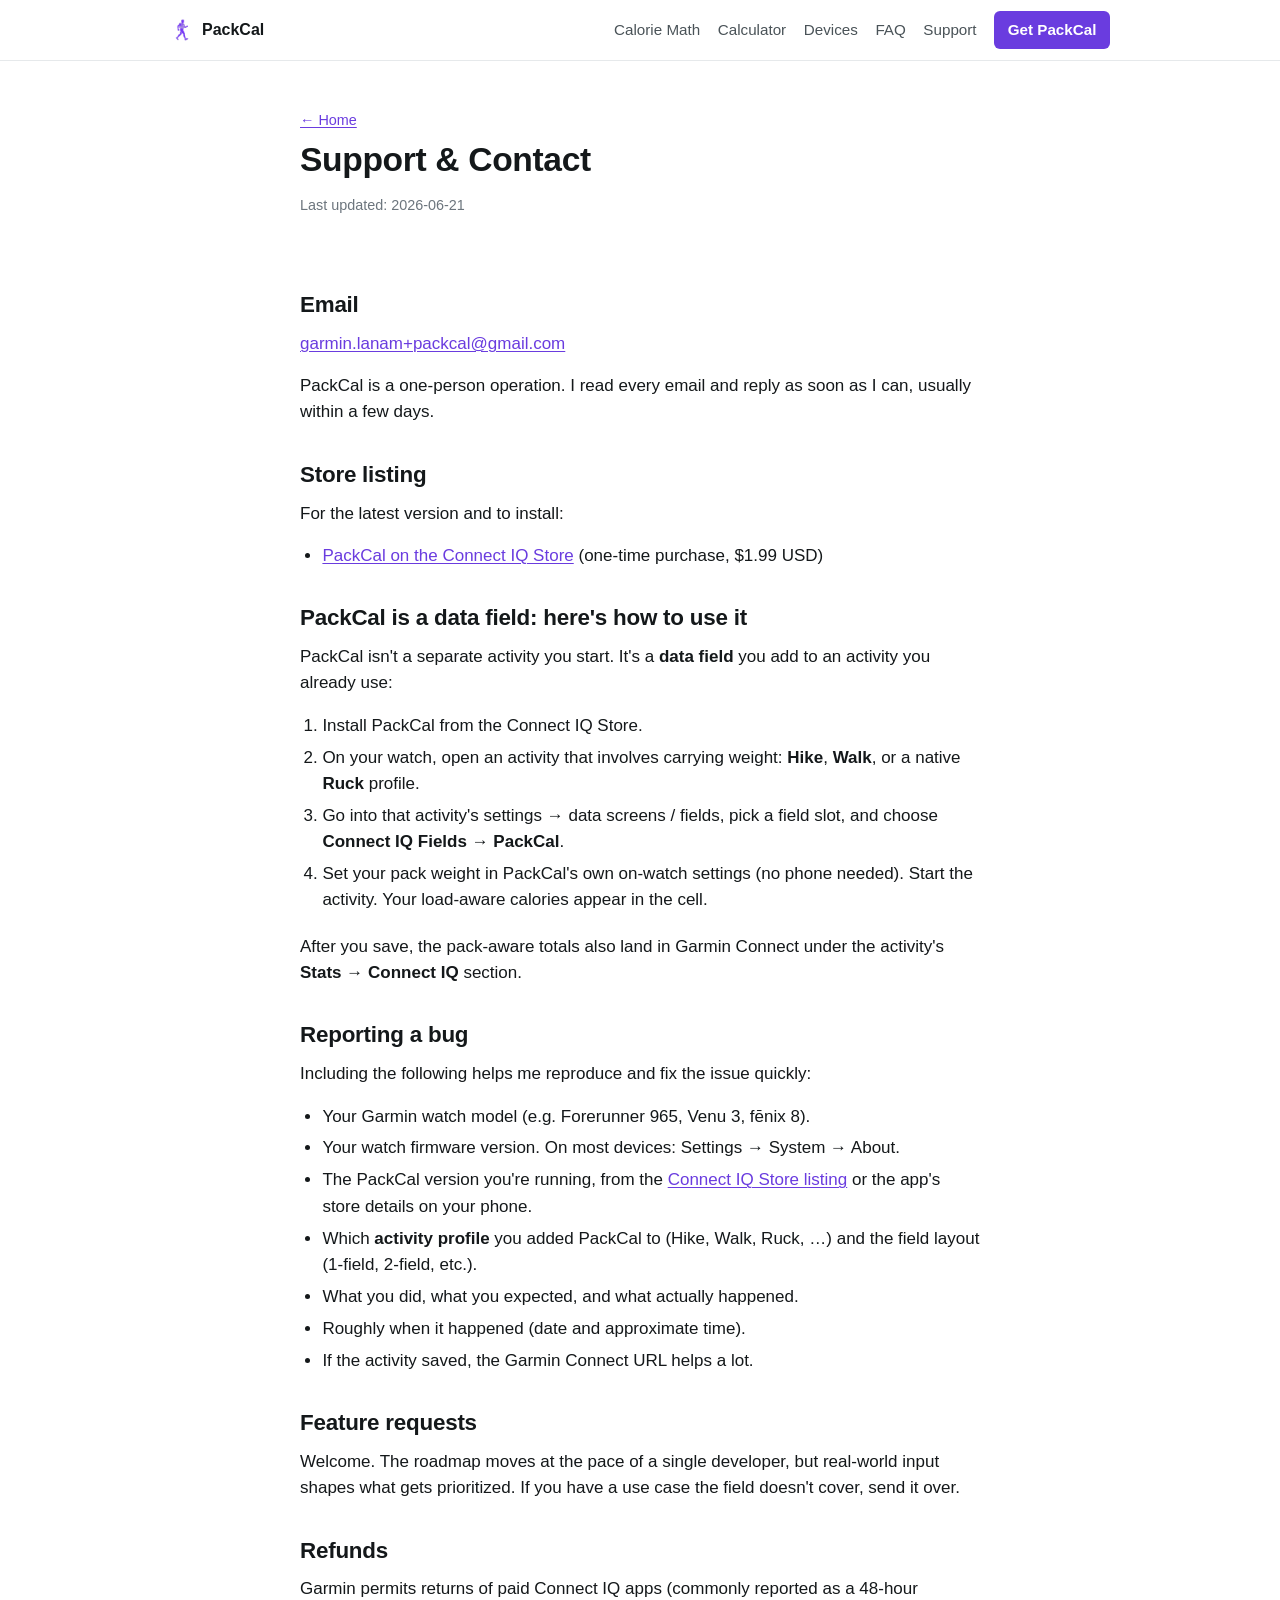
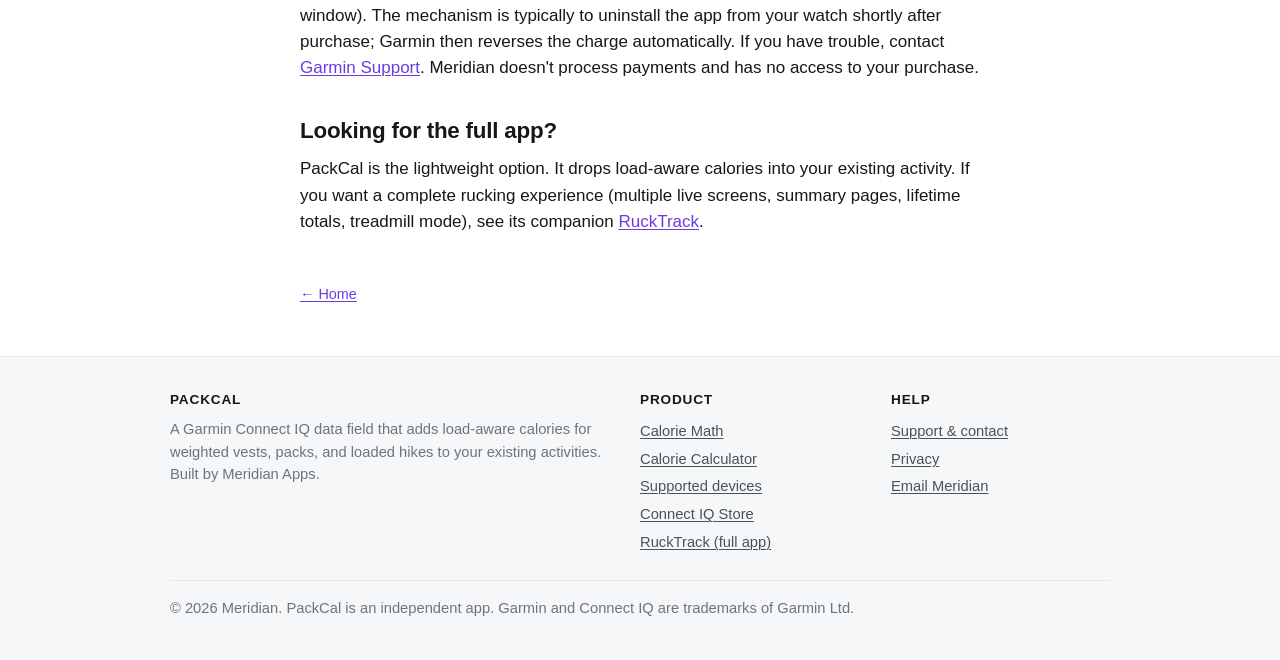
<file: support.html>
<!DOCTYPE html>
<html lang="en">
<head>
<meta charset="utf-8">
<meta name="viewport" content="width=device-width,initial-scale=1">
<title>Support &amp; Contact — PackCal</title>
<meta name="description" content="Support and contact for PackCal, a Garmin Connect IQ load-aware calorie data field. How to add it to an activity, report a bug, request features, or get a refund.">
<link rel="canonical" href="https://meridian-apps.github.io/packcal-docs/support.html">
<meta property="og:type" content="article">
<meta property="og:title" content="Support &amp; Contact — PackCal">
<meta property="og:description" content="How to add PackCal to an activity, report a bug, request features, or get a refund.">
<meta property="og:url" content="https://meridian-apps.github.io/packcal-docs/support.html">
<meta property="og:image" content="https://meridian-apps.github.io/packcal-docs/og-image.png">
<meta name="twitter:card" content="summary_large_image">
<meta name="twitter:title" content="Support &amp; Contact — PackCal">
<meta name="twitter:description" content="How to add PackCal to an activity, report a bug, request features, or get a refund.">
<meta name="twitter:image" content="https://meridian-apps.github.io/packcal-docs/og-image.png">
<link rel="icon" type="image/png" href="icon.png">
<link rel="stylesheet" href="style.css">
<script type="application/ld+json">
{
  "@context": "https://schema.org",
  "@type": "WebPage",
  "name": "Support & Contact — PackCal",
  "url": "https://meridian-apps.github.io/packcal-docs/support.html",
  "description": "Support and contact for PackCal, a Garmin Connect IQ load-aware calorie data field.",
  "isPartOf": {
    "@type": "WebSite",
    "name": "PackCal",
    "url": "https://meridian-apps.github.io/packcal-docs/"
  },
  "about": {
    "@type": "SoftwareApplication",
    "name": "PackCal",
    "operatingSystem": "Garmin Connect IQ"
  }
}
</script>
</head>
<body>

<nav class="topnav">
  <div class="topnav-inner">
    <a class="topnav-brand" href="./"><img src="icon.png" alt=""> PackCal</a>
    <div class="topnav-links">
      <a href="calorie-math.html">Calorie Math</a>
      <a href="calculator.html">Calculator</a>
      <a href="devices.html">Devices</a>
      <a href="faq.html">FAQ</a>
      <a href="support.html">Support</a>
      <a class="topnav-cta" href="https://apps.garmin.com/apps/809c953d-9547-49d3-9949-c27ad3a5c218">Get PackCal</a>
    </div>
  </div>
</nav>

<div class="wrap-narrow content-page">
<div class="page-head">
<p class="back"><a href="./">&larr; Home</a></p>
<h1>Support &amp; Contact</h1>
<p class="updated">Last updated: 2026-06-21</p>
</div>

<h2>Email</h2>
<p><a href="mailto:garmin.lanam+packcal@gmail.com">garmin.lanam+packcal@gmail.com</a></p>
<p>PackCal is a one-person operation. I read every email and reply as soon as I can, usually within a few days.</p>

<h2>Store listing</h2>
<p>For the latest version and to install:</p>
<ul>
  <li><a href="https://apps.garmin.com/apps/809c953d-9547-49d3-9949-c27ad3a5c218">PackCal on the Connect IQ Store</a> (one-time purchase, $1.99 USD)</li>
</ul>

<h2>PackCal is a data field: here's how to use it</h2>
<p>PackCal isn't a separate activity you start. It's a <strong>data field</strong> you add to an activity you already use:</p>
<ol>
  <li>Install PackCal from the Connect IQ Store.</li>
  <li>On your watch, open an activity that involves carrying weight: <strong>Hike</strong>, <strong>Walk</strong>, or a native <strong>Ruck</strong> profile.</li>
  <li>Go into that activity's settings &rarr; data screens / fields, pick a field slot, and choose <strong>Connect IQ Fields &rarr; PackCal</strong>.</li>
  <li>Set your pack weight in PackCal's own on-watch settings (no phone needed). Start the activity. Your load-aware calories appear in the cell.</li>
</ol>
<p>After you save, the pack-aware totals also land in Garmin Connect under the activity's <strong>Stats &rarr; Connect IQ</strong> section.</p>

<h2>Reporting a bug</h2>
<p>Including the following helps me reproduce and fix the issue quickly:</p>
<ul>
  <li>Your Garmin watch model (e.g. Forerunner 965, Venu 3, f&#x113;nix 8).</li>
  <li>Your watch firmware version. On most devices: Settings &rarr; System &rarr; About.</li>
  <li>The PackCal version you're running, from the <a href="https://apps.garmin.com/apps/809c953d-9547-49d3-9949-c27ad3a5c218">Connect IQ Store listing</a> or the app's store details on your phone.</li>
  <li>Which <strong>activity profile</strong> you added PackCal to (Hike, Walk, Ruck, …) and the field layout (1-field, 2-field, etc.).</li>
  <li>What you did, what you expected, and what actually happened.</li>
  <li>Roughly when it happened (date and approximate time).</li>
  <li>If the activity saved, the Garmin Connect URL helps a lot.</li>
</ul>

<h2>Feature requests</h2>
<p>Welcome. The roadmap moves at the pace of a single developer, but real-world input shapes what gets prioritized. If you have a use case the field doesn't cover, send it over.</p>

<h2>Refunds</h2>
<p>Garmin permits returns of paid Connect IQ apps (commonly reported as a 48-hour window). The mechanism is typically to uninstall the app from your watch shortly after purchase; Garmin then reverses the charge automatically. If you have trouble, contact <a href="https://support.garmin.com/">Garmin Support</a>. Meridian doesn't process payments and has no access to your purchase.</p>

<h2>Looking for the full app?</h2>
<p>PackCal is the lightweight option. It drops load-aware calories into your existing activity. If you want a complete rucking experience (multiple live screens, summary pages, lifetime totals, treadmill mode), see its companion <a href="https://meridian-apps.github.io/rucktrack-docs/">RuckTrack</a>.</p>

<p class="back" style="margin-top: 2rem;"><a href="./">&larr; Home</a></p>
</div>

<footer class="site-footer">
  <div class="wrap">
    <div class="footer-cols">
      <div>
        <h5>PackCal</h5>
        <p>A Garmin Connect IQ data field that adds load-aware calories for weighted vests, packs, and loaded hikes to your existing activities. Built by Meridian Apps.</p>
      </div>
      <div>
        <h5>Product</h5>
        <ul>
          <li><a href="calorie-math.html">Calorie Math</a></li>
          <li><a href="calculator.html">Calorie Calculator</a></li>
          <li><a href="devices.html">Supported devices</a></li>
          <li><a href="https://apps.garmin.com/apps/809c953d-9547-49d3-9949-c27ad3a5c218">Connect IQ Store</a></li>
          <li><a href="https://meridian-apps.github.io/rucktrack-docs/">RuckTrack (full app)</a></li>
        </ul>
      </div>
      <div>
        <h5>Help</h5>
        <ul>
          <li><a href="support.html">Support &amp; contact</a></li>
          <li><a href="privacy.html">Privacy</a></li>
          <li><a href="mailto:garmin.lanam+packcal@gmail.com">Email Meridian</a></li>
        </ul>
      </div>
    </div>
    <div class="footer-bottom">
      &copy; 2026 Meridian. PackCal is an independent app. Garmin and Connect IQ are trademarks of Garmin Ltd.
    </div>
  </div>
</footer>

</body>
</html>
</file>
<file: style.css>
/* PackCal docs — Meridian
   Light theme, AMOLED-friendly hero band, mobile-first.
*/

:root {
  --ink: #14181a;
  --ink-soft: #4a5358;
  --ink-mute: #6c757d;
  --paper: #ffffff;
  --paper-soft: #f6f7f8;
  --paper-edge: #e6e9eb;
  --brand: #6A3CDF;       /* violet for links, AA contrast on white */
  --brand-glow: #8A63FF;  /* in-app vibrant violet for accents */
  --hero-bg: #0c0f10;     /* near-black for AMOLED showcase band */
  --hero-ink: #f5f7f8;
}

* {
  box-sizing: border-box;
}

html {
  -webkit-text-size-adjust: 100%;
}

body {
  font-family: -apple-system, BlinkMacSystemFont, "Segoe UI", Roboto, "Helvetica Neue", Arial, sans-serif;
  margin: 0;
  padding: 0;
  color: var(--ink);
  background: var(--paper);
  line-height: 1.55;
  font-size: 17px;
}

img {
  max-width: 100%;
  height: auto;
  display: block;
}

a {
  color: var(--brand);
  text-decoration: underline;
  text-decoration-thickness: 1px;
  text-underline-offset: 2px;
}
a:hover { text-decoration-thickness: 2px; }

code {
  background: var(--paper-soft);
  padding: 0.1rem 0.35rem;
  border-radius: 3px;
  font-size: 0.92em;
  font-family: ui-monospace, SFMono-Regular, "SF Mono", Menlo, Consolas, monospace;
}

/* ---------- Layout primitives ---------- */

.wrap {
  max-width: 980px;
  margin: 0 auto;
  padding: 0 1.25rem;
}

.wrap-narrow {
  max-width: 720px;
  margin: 0 auto;
  padding: 0 1.25rem;
}

/* ---------- Top nav ---------- */

.topnav {
  background: var(--paper);
  border-bottom: 1px solid var(--paper-edge);
  position: sticky;
  top: 0;
  z-index: 10;
  backdrop-filter: saturate(180%) blur(10px);
  -webkit-backdrop-filter: saturate(180%) blur(10px);
  background: rgba(255,255,255,0.92);
}
.topnav-inner {
  max-width: 980px;
  margin: 0 auto;
  padding: 0.7rem 1.25rem;
  display: flex;
  align-items: center;
  gap: 1.25rem;
  flex-wrap: wrap;
}
.topnav-brand {
  font-weight: 700;
  font-size: 1rem;
  color: var(--ink);
  text-decoration: none;
  display: flex;
  align-items: center;
  gap: 0.5rem;
}
.topnav-brand img {
  width: 24px;
  height: 24px;
  border-radius: 5px;
}
.topnav-links {
  margin-left: auto;
  display: flex;
  gap: 1.1rem;
  align-items: center;
  flex-wrap: wrap;
}
.topnav-links a {
  color: var(--ink-soft);
  text-decoration: none;
  font-size: 0.95rem;
}
.topnav-links a:hover { color: var(--brand); }
.topnav-cta {
  background: var(--brand);
  color: #fff !important;
  padding: 0.45rem 0.85rem;
  border-radius: 6px;
  font-weight: 600;
  font-size: 0.9rem;
}
.topnav-cta:hover { background: #4F23B8; }

/* ---------- Hero ---------- */

.hero {
  background: var(--hero-bg);
  color: var(--hero-ink);
  padding: 3.5rem 0 3rem;
  position: relative;
  overflow: hidden;
}
.hero::after {
  content: "";
  position: absolute;
  inset: auto 0 0 0;
  height: 1px;
  background: linear-gradient(90deg, transparent, rgba(138,99,255,0.6), transparent);
}
.hero-inner {
  max-width: 980px;
  margin: 0 auto;
  padding: 0 1.25rem;
  display: grid;
  grid-template-columns: 1.1fr 0.9fr;
  gap: 2.5rem;
  align-items: center;
}
.hero h1 {
  font-size: 2.6rem;
  line-height: 1.1;
  margin: 0 0 0.75rem;
  letter-spacing: -0.01em;
  font-weight: 700;
}
.hero-tag {
  color: var(--brand-glow);
  font-weight: 600;
  font-size: 0.9rem;
  text-transform: uppercase;
  letter-spacing: 0.06em;
  margin: 0 0 0.75rem;
}
.hero-lede {
  font-size: 1.15rem;
  color: #c8cdd0;
  margin: 0 0 1.5rem;
  max-width: 30rem;
}
.hero-ctas {
  display: flex;
  gap: 0.85rem;
  flex-wrap: wrap;
  align-items: center;
}
.btn {
  display: inline-block;
  padding: 0.75rem 1.25rem;
  border-radius: 8px;
  font-weight: 600;
  text-decoration: none;
  font-size: 1rem;
  border: 1px solid transparent;
  transition: background 0.15s, border 0.15s;
}
.btn-primary {
  background: var(--brand-glow);
  color: #1A1028;
}
.btn-primary:hover { background: #9C7CFF; }
.btn-secondary {
  background: transparent;
  color: var(--hero-ink);
  border-color: rgba(255,255,255,0.25);
}
.btn-secondary:hover { border-color: var(--brand-glow); color: var(--brand-glow); }
.hero-price {
  color: #9aa3a8;
  font-size: 0.95rem;
  margin: 1rem 0 0;
}
.hero-shot {
  display: flex;
  justify-content: center;
}
.hero-shot img {
  max-width: 340px;
  width: 100%;
  filter: drop-shadow(0 20px 60px rgba(138,99,255,0.18)) drop-shadow(0 6px 20px rgba(0,0,0,0.45));
}

/* ---------- Sections ---------- */

section {
  padding: 3.5rem 0;
  border-bottom: 1px solid var(--paper-edge);
}
section.alt {
  background: var(--paper-soft);
}
section:last-of-type { border-bottom: 0; }

.eyebrow {
  color: var(--brand);
  font-weight: 600;
  font-size: 0.85rem;
  text-transform: uppercase;
  letter-spacing: 0.08em;
  margin: 0 0 0.5rem;
}
h2 {
  font-size: 1.75rem;
  margin: 0 0 0.75rem;
  letter-spacing: -0.01em;
}
h3 {
  font-size: 1.15rem;
  margin: 1.5rem 0 0.5rem;
}
p { margin: 0 0 1rem; }
.section-lede {
  font-size: 1.05rem;
  color: var(--ink-soft);
  margin: 0 0 2rem;
  max-width: 40rem;
}

/* ---------- Feature grid ---------- */

.feature-grid {
  display: grid;
  grid-template-columns: repeat(2, 1fr);
  gap: 1.5rem;
  margin: 0;
}
.feature-card {
  background: var(--paper);
  border: 1px solid var(--paper-edge);
  border-radius: 10px;
  padding: 1.5rem;
}
section.alt .feature-card {
  background: var(--paper);
}
.feature-card h3 {
  margin: 0 0 0.5rem;
  font-size: 1.1rem;
}
.feature-card p {
  color: var(--ink-soft);
  font-size: 0.97rem;
  margin: 0;
}

/* ---------- Watch screenshot strip ---------- */

.shots {
  display: grid;
  grid-template-columns: repeat(3, 1fr);
  gap: 1.5rem;
  margin: 2rem 0 0;
}
.shot {
  text-align: center;
}
.shot img {
  background: #000;
  border-radius: 12px;
  margin: 0 auto;
  max-width: 280px;
  width: 100%;
  box-shadow: 0 10px 30px rgba(0,0,0,0.12);
}
.shot-caption {
  margin-top: 0.6rem;
  font-size: 0.9rem;
  color: var(--ink-soft);
}

/* ---------- Feature row (image + text alternating) ---------- */

.row {
  display: grid;
  grid-template-columns: 1fr 1fr;
  gap: 3rem;
  align-items: center;
  margin: 2.5rem 0;
}
.row.reverse .row-text { order: 2; }
.row.reverse .row-shot { order: 1; }
.row-shot img {
  max-width: 320px;
  margin: 0 auto;
  background: #000;
  border-radius: 14px;
  box-shadow: 0 10px 30px rgba(0,0,0,0.12);
}
.row-text h3 {
  margin-top: 0;
  font-size: 1.35rem;
}
.row-text p { color: var(--ink-soft); }

/* ---------- Connect screenshots ---------- */

.connect-row {
  display: grid;
  grid-template-columns: 1fr 1fr;
  gap: 2rem;
  margin: 1.5rem 0 0;
  align-items: flex-start;
}
.connect-row img {
  border-radius: 14px;
  box-shadow: 0 10px 30px rgba(0,0,0,0.12);
  max-width: 380px;
  margin: 0 auto;
  border: 1px solid var(--paper-edge);
}
.connect-row figcaption {
  text-align: center;
  font-size: 0.9rem;
  color: var(--ink-soft);
  margin-top: 0.75rem;
}

/* ---------- Devices ---------- */

.device-grid {
  display: grid;
  grid-template-columns: repeat(2, 1fr);
  gap: 1rem 2rem;
  margin: 1.25rem 0 0;
}
.device-grid h4 {
  margin: 1.25rem 0 0.25rem;
  font-size: 0.85rem;
  text-transform: uppercase;
  letter-spacing: 0.06em;
  color: var(--ink-mute);
}
.device-grid ul {
  margin: 0;
  padding: 0;
  list-style: none;
}
.device-grid li {
  padding: 0.15rem 0;
  font-size: 0.97rem;
}

/* ---------- CTA band ---------- */

.cta-band {
  background: var(--hero-bg);
  color: var(--hero-ink);
  padding: 3rem 0;
  text-align: center;
}
.cta-band h2 {
  color: var(--hero-ink);
  margin: 0 0 0.5rem;
}
.cta-band p {
  color: #c8cdd0;
  margin: 0 0 1.5rem;
}
.cta-band .btn-primary { background: var(--brand-glow); color: #1A1028; }

/* ---------- TOC, content pages ---------- */

.page-head {
  padding: 2.5rem 0 1.5rem;
}
.page-head h1 {
  margin: 0 0 0.5rem;
  font-size: 2.1rem;
  letter-spacing: -0.01em;
}
.page-head .updated,
.updated {
  color: var(--ink-mute);
  font-size: 0.9rem;
}

.toc {
  background: var(--paper-soft);
  padding: 1.1rem 1.5rem;
  border-radius: 8px;
  margin: 1.5rem 0 2rem;
  border: 1px solid var(--paper-edge);
}
.toc ol { margin: 0; padding-left: 1.25rem; }
.toc a { color: var(--ink); text-decoration: none; }
.toc a:hover { text-decoration: underline; }

.content-page {
  padding-bottom: 3rem;
}
.content-page h2 {
  font-size: 1.4rem;
  margin: 2rem 0 0.5rem;
  scroll-margin-top: 5rem;
}
.content-page h3 {
  font-size: 1.1rem;
  margin: 1.5rem 0 0.5rem;
}
.content-page ul, .content-page ol {
  padding-left: 1.4rem;
  margin: 0.5rem 0 1.25rem;
}
.content-page li { margin-bottom: 0.35rem; }

.back {
  font-size: 0.9rem;
  display: inline-block;
  margin: 0.5rem 0 0;
}

/* ---------- Math block ---------- */
.formula {
  background: var(--paper-soft);
  border-left: 3px solid var(--brand-glow);
  padding: 0.85rem 1.1rem;
  font-family: ui-monospace, SFMono-Regular, "SF Mono", Menlo, Consolas, monospace;
  font-size: 0.95rem;
  margin: 1rem 0;
  overflow-x: auto;
  border-radius: 0 6px 6px 0;
}
.formula em { color: var(--ink-mute); font-style: normal; }

/* ---------- Footer ---------- */

footer.site-footer {
  background: var(--paper-soft);
  border-top: 1px solid var(--paper-edge);
  padding: 2rem 0 2.5rem;
  color: var(--ink-mute);
  font-size: 0.92rem;
  margin-top: 0;
}
footer.site-footer a { color: var(--ink-soft); }
.footer-cols {
  display: grid;
  grid-template-columns: 2fr 1fr 1fr;
  gap: 2rem;
}
.footer-cols h5 {
  margin: 0 0 0.5rem;
  font-size: 0.85rem;
  text-transform: uppercase;
  letter-spacing: 0.06em;
  color: var(--ink);
}
.footer-cols ul {
  list-style: none;
  padding: 0;
  margin: 0;
}
.footer-cols li { padding: 0.15rem 0; }
.footer-bottom {
  margin-top: 1.5rem;
  padding-top: 1rem;
  border-top: 1px solid var(--paper-edge);
}

/* ---------- Mobile ---------- */

@media (max-width: 760px) {
  body { font-size: 16px; }
  .hero { padding: 2.25rem 0 2rem; }
  .hero-inner {
    grid-template-columns: 1fr;
    gap: 1.5rem;
    text-align: center;
  }
  .hero h1 { font-size: 2rem; }
  .hero-lede { margin-left: auto; margin-right: auto; }
  .hero-ctas { justify-content: center; }
  .hero-shot img { max-width: 260px; }
  section { padding: 2.5rem 0; }
  h2 { font-size: 1.45rem; }
  .feature-grid {
    grid-template-columns: 1fr;
    gap: 1rem;
  }
  .shots { grid-template-columns: repeat(2, 1fr); gap: 1rem; }
  .row { grid-template-columns: 1fr; gap: 1.25rem; }
  .row.reverse .row-text,
  .row.reverse .row-shot { order: 0; }
  .row-shot img { max-width: 240px; }
  .connect-row { grid-template-columns: 1fr; }
  .device-grid { grid-template-columns: 1fr; gap: 0.25rem; }
  .topnav-links { gap: 0.75rem; font-size: 0.9rem; }
  .footer-cols { grid-template-columns: 1fr; gap: 1.25rem; }
  .toc { padding: 1rem 1.25rem; }
}

@media (max-width: 420px) {
  .shots { grid-template-columns: 1fr; }
  .topnav-inner { padding: 0.6rem 1rem; }
  .topnav-links a:not(.topnav-cta) { display: none; }
  .topnav-cta { padding: 0.4rem 0.75rem; font-size: 0.85rem; }
}
</file>
